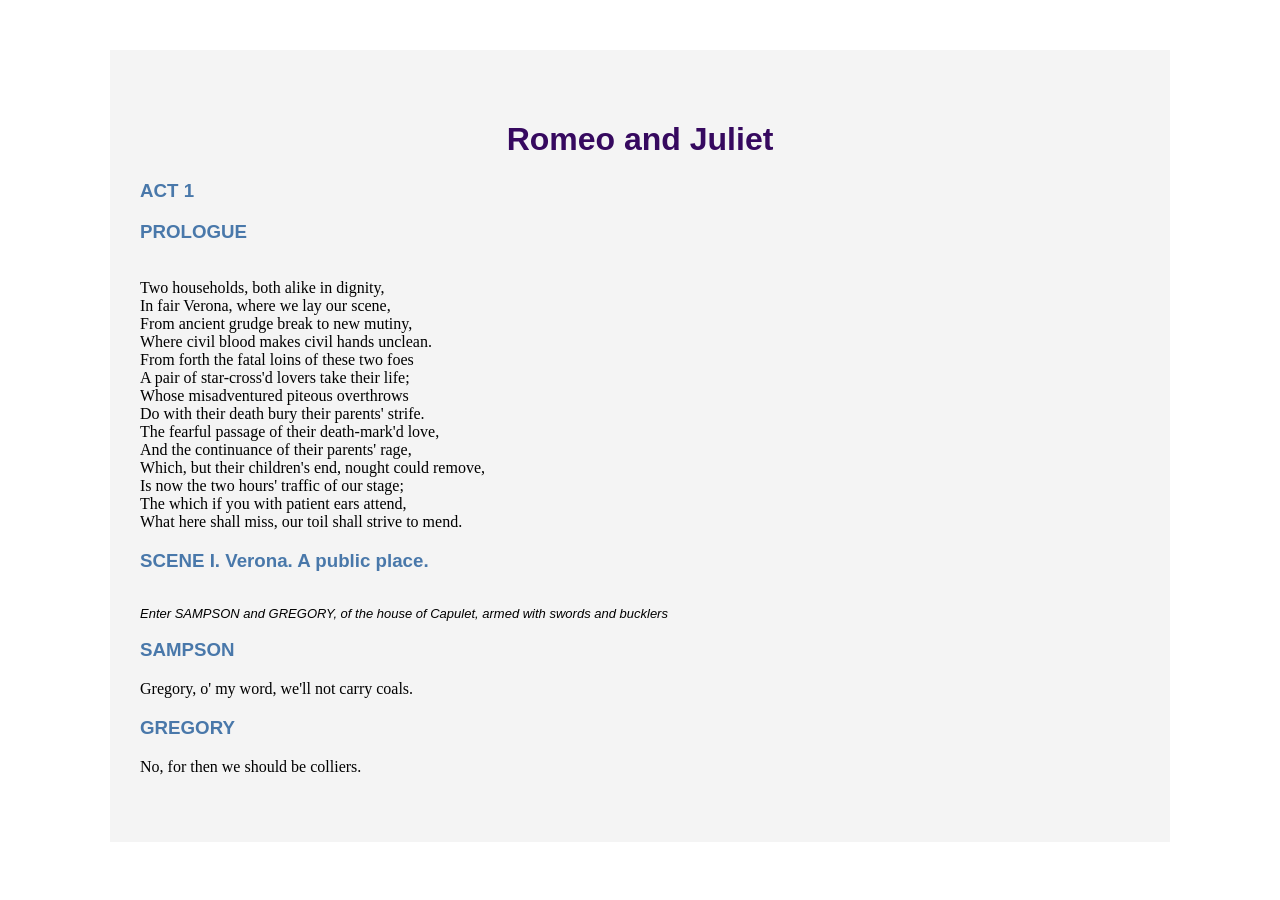
<file: Hm1/index.html>
<!DOCTYPE html>
<html lang="en">
<head>
    <meta charset="UTF-8">
    <meta name="viewport" content="width=device-width, initial-scale=1.0">
    <title>Document</title>

    <link rel="stylesheet" href="style.css">
</head>
<body>
    <div class="container-one">
        <h1 class="head-one">Romeo and Juliet</h2>
        <h3 class="head-two">ACT 1</h2>
        <h3 class="head-three">PROLOGUE</h2>

        <p>
            Two households, both alike in dignity,
            In fair Verona, where we lay our scene,
            From ancient grudge break to new mutiny,
            Where civil blood makes civil hands unclean.
            From forth the fatal loins of these two foes
            A pair of star-cross'd lovers take their life;
            Whose misadventured piteous overthrows
            Do with their death bury their parents' strife.
            The fearful passage of their death-mark'd love,
            And the continuance of their parents' rage,
            Which, but their children's end, nought could remove,
            Is now the two hours' traffic of our stage;
            The which if you with patient ears attend,
            What here shall miss, our toil shall strive to mend.
        </p>

        <h3 class="head-four">SCENE I. Verona. A public place.</h3>

        <p class="small-text">
            Enter SAMPSON and GREGORY, of the house of Capulet, armed with swords and bucklers
        </p>

        <h3 class="head-five">SAMPSON</h3>

        <p>Gregory, o' my word, we'll not carry coals.</p>

        <h3 class="head-six">GREGORY</h3>

        <p>No, for then we should be colliers.</p>

    </div>
</body>
</html>
</file>
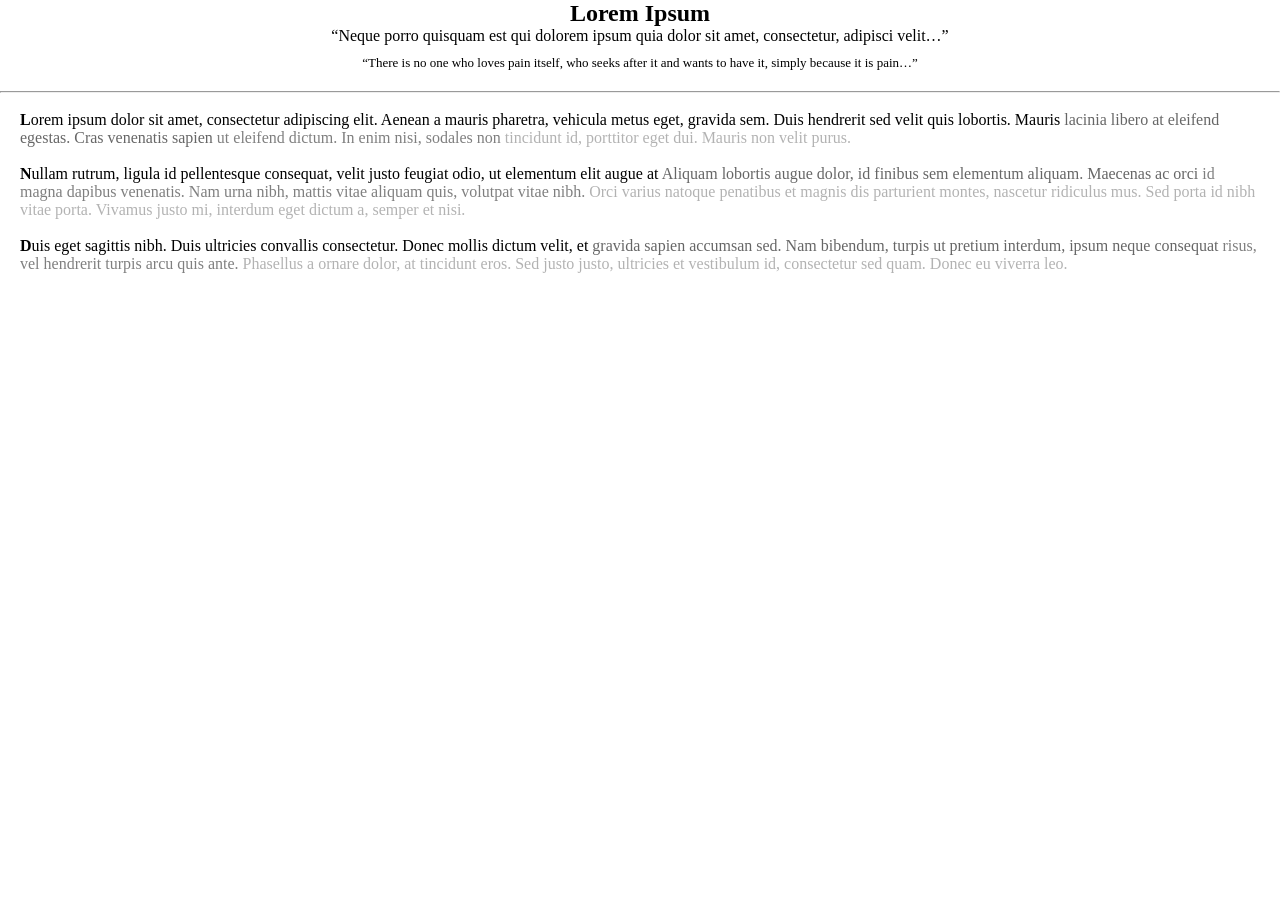
<file: Hm2/index.html>
<!DOCTYPE html>
<html lang="en">
<head>
    <meta charset="UTF-8">
    <meta name="viewport" content="width=device-width, initial-scale=1.0">
    <title>Document</title>

    <link rel="stylesheet" href="style.css">
</head>
<body>
<div class="container-txt-one">
    <h2>Lorem Ipsum</h2>

    <blockquote class="head-one">
        “Neque porro quisquam est qui dolorem ipsum quia dolor sit amet, consectetur, adipisci velit…”
    </blockquote>

    <blockquote class="head-two">
        “There is no one who loves pain itself, who seeks after it and wants to have it, simply because it is pain…”
    </blockquote>

    <hr>

    <!-- <p> -->
        <br>
        <p><b>L</b>orem ipsum dolor sit amet, consectetur adipiscing elit. Aenean a mauris pharetra, vehicula metus eget, gravida sem. Duis hendrerit sed velit quis lobortis. Mauris <span class="opacity-40">lacinia libero at eleifend egestas. Cras venenatis sapien </span> <span class="opacity-50">ut eleifend dictum.  In enim nisi, sodales non</span> <span class="opacity-70">tincidunt id, porttitor eget dui. Mauris non velit purus.</span></p>
        <br>
        <p><b>N</b>ullam rutrum, ligula id pellentesque consequat, velit justo feugiat odio, ut elementum elit augue at <span class="span opacity-40"> Aliquam lobortis augue dolor, id finibus sem elementum aliquam. Maecenas ac orci</span> <span class="opacity-50">id magna dapibus venenatis. Nam urna nibh, mattis vitae aliquam quis, volutpat vitae nibh.</span> <span class="opacity-70"> Orci varius natoque penatibus et magnis dis parturient montes, nascetur ridiculus mus. Sed porta id nibh vitae porta. Vivamus justo mi, interdum eget dictum a, semper et nisi.</span></p>
        <br>
        <p><b>D</b>uis eget sagittis nibh. Duis ultricies convallis consectetur. Donec mollis dictum velit, et <span class="opacity-40">gravida sapien accumsan sed. Nam bibendum, turpis ut pretium interdum, ipsum neque consequat</span> <span class="opacity-50">risus, vel hendrerit turpis arcu quis ante.</span> <span class="opacity-70">Phasellus a ornare dolor, at tincidunt eros. Sed justo justo, ultricies et vestibulum id, consectetur sed quam. Donec eu viverra leo.</span> </p>

</div>
</body>
</html>
</file>
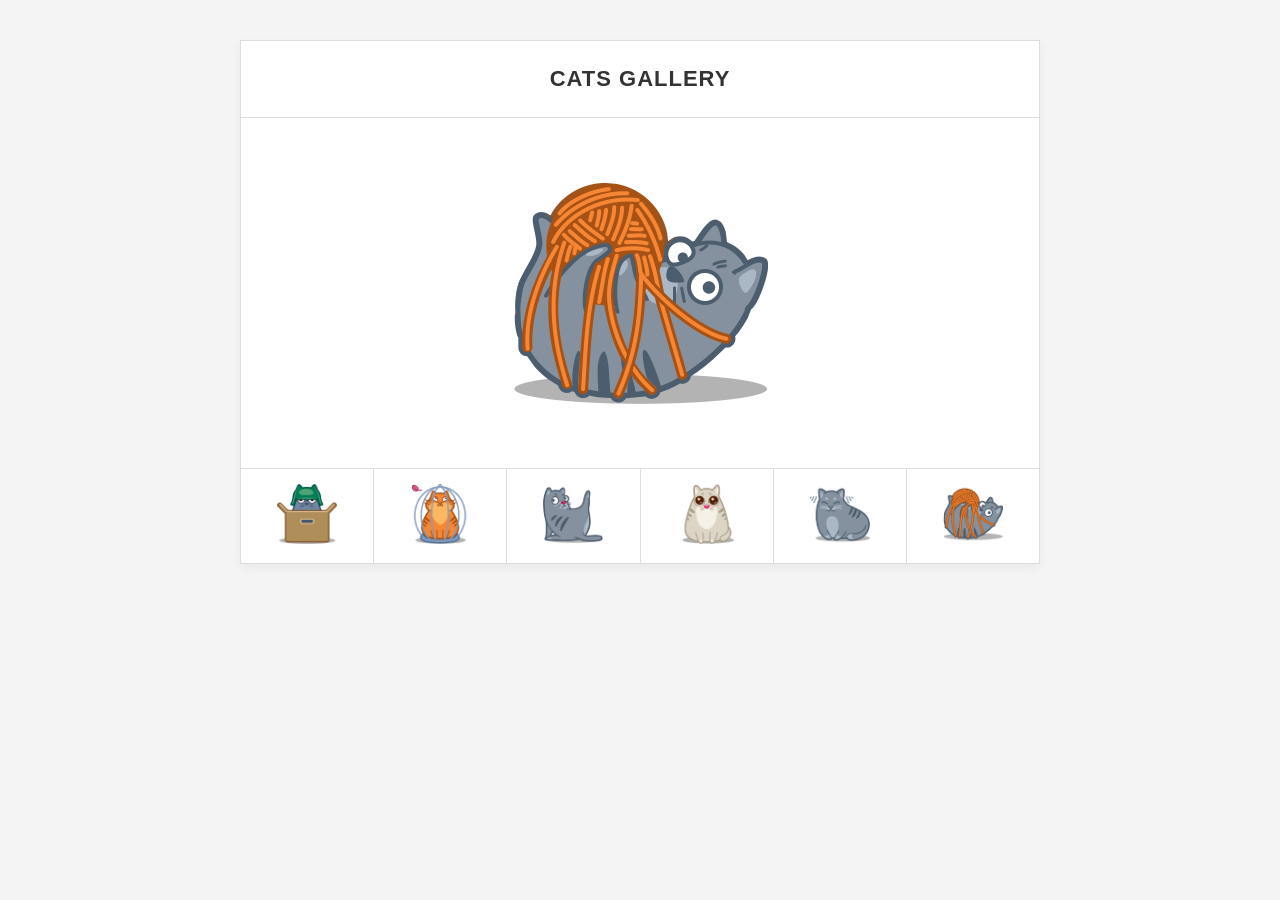
<file: hm3/index.html>
<!DOCTYPE html>
<html lang="en">
<head>
    <meta charset="UTF-8">
    <meta name="viewport" content="width=device-width, initial-scale=1.0">
    <title>Document</title>
    <link rel="stylesheet" href="style.css">
</head>
<body>
    <div class="gallery-container"> 
        <h2>CATS GALLERY</h2>

    <div class="container-main-image">
        <img id="main-cat" src="cat_tied_256.png" alt="cat empty">
    </div>

    <div class="container-small-cat">

        <a href="cat_box_256.png" onclick="changeImage(this.href); return false; "  >
            <div class="cat"><img src="cat_box_64.png" alt="this cat...">
        </div></a>
        
        <a href="cat_cage_256.png" onclick="changeImage(this.href); return false;">
            <div class="cat"><img src="cat_cage_64.png" alt="this cat...">
        </div></a>
    
        <a href="cat_clean_256.png" onclick="changeImage(this.href); return false;">
            <div class="cat"><img src="cat_clean_64.png" alt="this cat...">
        </div></a>

        <a href="cat_eyes_256.png" onclick="changeImage(this.href); return false;">
            <div class="cat"><img src="cat_eyes_64.png" alt="this cat...">
        </div></a>

        <a href="cat_purr_256.png" onclick="changeImage(this.href); return false;">
            <div class="cat"><img src="cat_purr_64.png" alt="this cat...">
            </div></a>

        <a href="cat_tied_256.png" onclick="changeImage(this.href); return false;">
            <div class="cat"><img src="cat_tied_64.png" alt="this cat...">
            </div></a>
    
    

        </div>
    </div>

    <script>
        function changeImage(src){
            document.getElementById("main-cat").src = src
        }
    </script>
</body>
</html>
</file>
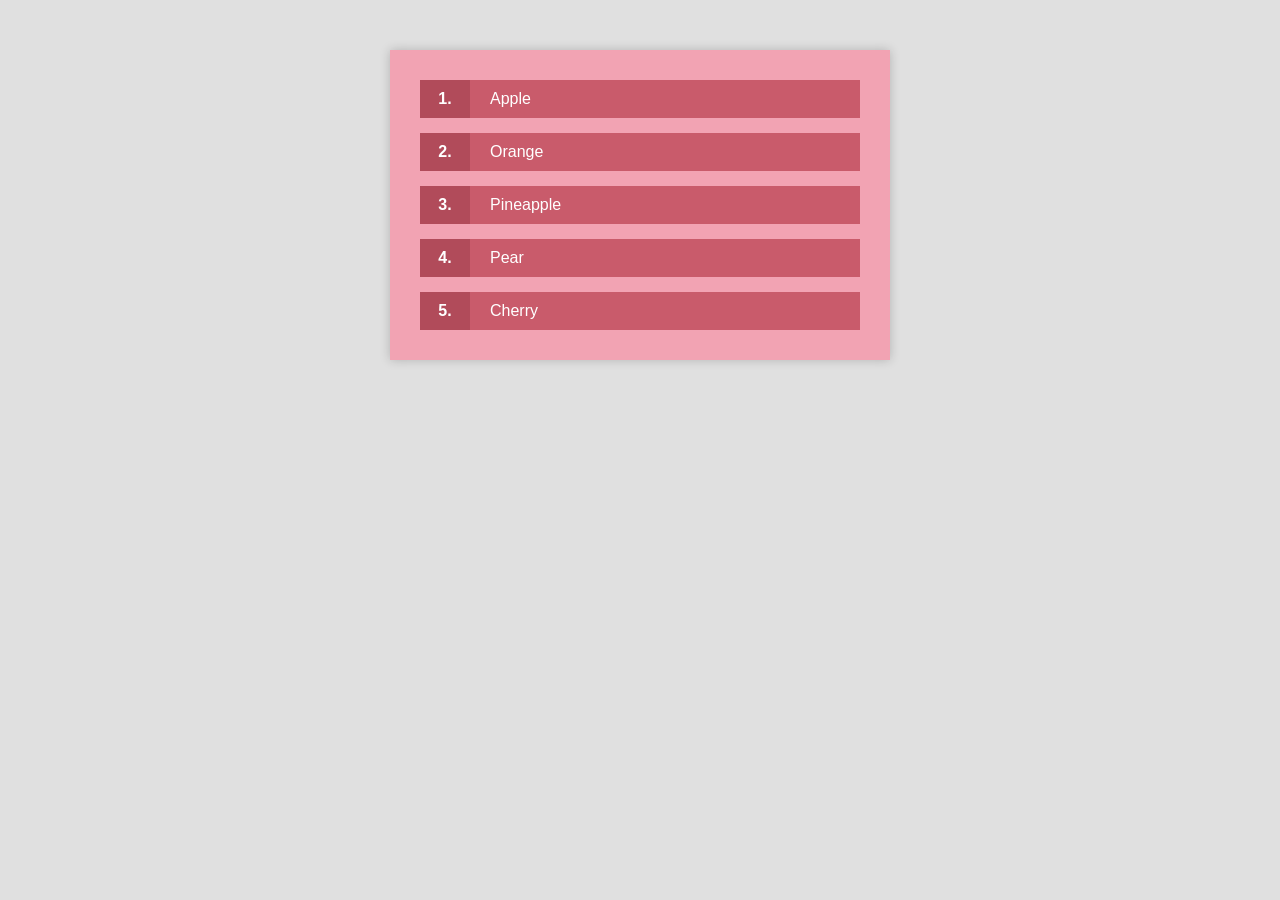
<file: hm4/index.html>
<!DOCTYPE html>
<html lang="en">
<head>
    <meta charset="UTF-8">
    <meta name="viewport" content="width=device-width, initial-scale=1.0">
    <title>Document</title>
    <link rel="stylesheet" href="style.css">
</head>
<body>
    <div class="container-lists">
        <ul class="list">
            <li>
                <span class="num">1.</span>
                <span class="text">Apple</span>
            </li>
            <li>
                <span class="num">2.</span>
                <span class="text">Orange</span>
            </li>
            <li>
                <span class="num">3.</span>
                <span class="text">Pineapple</span>
            </li>
            <li>
                <span class="num">4.</span>
                <span class="text">Pear</span>
            </li>
            <li>
                <span class="num">5.</span>
                <span class="text">Cherry</span>
            </li>
        </ul>
    </div>
</body>
</html>
</file>
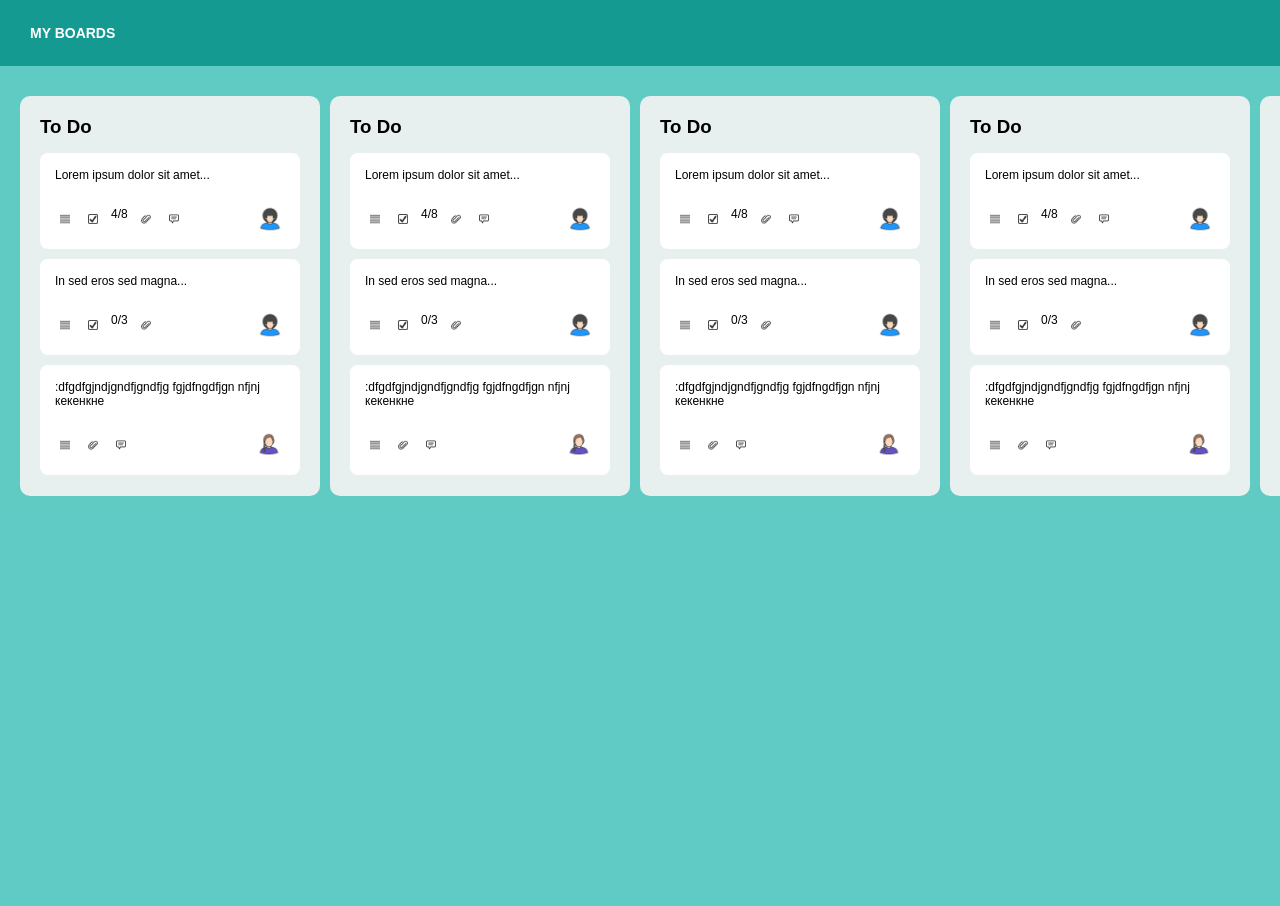
<file: hm5/index.html>
<!DOCTYPE html>
<html lang="en">
<head>
    <meta charset="UTF-8">
    <meta name="viewport" content="width=device-width, initial-scale=1.0">
    <title>Document</title>
    <link rel="stylesheet" href="style.css">
</head>
<body>

<div class="top-bar">MY BOARDS</div>

<div class="container-list">

<!-- блок серый  -->
<div class="todo-list">
      <h3>To Do</h3>
      
  <!-- первая карточка -->
  <li class="card todo-card-one">

     <p>Lorem ipsum dolor sit amet...</p>

     <!-- иконки и аватарки -->
      <div class="icons-cont">

      <img class="card-icon"src="icons_hw_module_8_9/justify_26.png" alt="...">

      <img class="card-icon" src="icons_hw_module_8_9/checkbox_26.png" alt="...">
      <span class="card-txt">4/8</span>
      <img class="card-icon" src="icons_hw_module_8_9/attach_26.png" alt="...">
      <img class="card-icon" src="icons_hw_module_8_9/comments_26.png" alt="...">

      <img class="card-avatar" src="icons_hw_module_8_9/avatar_1.png" alt="...">
      </div>
  </li>
  <!-- вторая карта -->
  <li class="card todo-card-two">

     <p>In sed eros sed magna...</p>

     <!-- иконки а авы -->
      <div class="icons-cont">
     
    <img class="card-icon"src="icons_hw_module_8_9/justify_26.png" alt="...">
    <img class="card-icon" src="icons_hw_module_8_9/checkbox_26.png" alt="...">
    <span class="card-txt">0/3</span>
    <img class="card-icon" src="icons_hw_module_8_9/attach_26.png" alt="...">

     <img class="card-avatar" src="icons_hw_module_8_9/avatar_1.png" alt="...">
     </div>
  </li>

    <li class="card todo-card-three">
        <p>:dfgdfgjndjgndfjgndfjg fgjdfngdfjgn nfjnj кекенкне</p>

        <!-- иконки а авы -->
        <div class="icons-cont">
            <img class="card-icon" src="icons_hw_module_8_9/justify_26.png" alt="...">
            <img class="card-icon" src="icons_hw_module_8_9/attach_26.png" alt="...">
            <img class="card-icon" src="icons_hw_module_8_9/comments_26.png" alt="...">

            <img class="card-avatar" src="icons_hw_module_8_9/avatar_2.png" alt="...">
        </div>
    </li>
</div>

<!-- -------- -->

<div class="todo-list">
      <h3>To Do</h3>
      
  <!-- первая карточка -->
  <li class="card todo-card-one">

     <p>Lorem ipsum dolor sit amet...</p>

     <!-- иконки и аватарки -->
      <div class="icons-cont">

      <img class="card-icon"src="icons_hw_module_8_9/justify_26.png" alt="...">

      <img class="card-icon" src="icons_hw_module_8_9/checkbox_26.png" alt="...">
      <span class="card-txt">4/8</span>
      <img class="card-icon" src="icons_hw_module_8_9/attach_26.png" alt="...">
      <img class="card-icon" src="icons_hw_module_8_9/comments_26.png" alt="...">

      <img class="card-avatar" src="icons_hw_module_8_9/avatar_1.png" alt="...">
      </div>
  </li>
  <!-- вторая карта -->
  <li class="card todo-card-two">

     <p>In sed eros sed magna...</p>

     <!-- иконки а авы -->
      <div class="icons-cont">
     
    <img class="card-icon"src="icons_hw_module_8_9/justify_26.png" alt="...">
    <img class="card-icon" src="icons_hw_module_8_9/checkbox_26.png" alt="...">
    <span class="card-txt">0/3</span>
    <img class="card-icon" src="icons_hw_module_8_9/attach_26.png" alt="...">

     <img class="card-avatar" src="icons_hw_module_8_9/avatar_1.png" alt="...">
     </div>
  </li>

    <li class="card todo-card-three">
        <p>:dfgdfgjndjgndfjgndfjg fgjdfngdfjgn nfjnj кекенкне</p>

        <!-- иконки а авы -->
        <div class="icons-cont">
            <img class="card-icon" src="icons_hw_module_8_9/justify_26.png" alt="...">
            <img class="card-icon" src="icons_hw_module_8_9/attach_26.png" alt="...">
            <img class="card-icon" src="icons_hw_module_8_9/comments_26.png" alt="...">

            <img class="card-avatar" src="icons_hw_module_8_9/avatar_2.png" alt="...">
        </div>
    </li>
</div>

<!-- ------- -->

<div class="todo-list">
      <h3>To Do</h3>
      
  <!-- первая карточка -->
  <li class="card todo-card-one">

     <p>Lorem ipsum dolor sit amet...</p>

     <!-- иконки и аватарки -->
      <div class="icons-cont">

      <img class="card-icon"src="icons_hw_module_8_9/justify_26.png" alt="...">

      <img class="card-icon" src="icons_hw_module_8_9/checkbox_26.png" alt="...">
      <span class="card-txt">4/8</span>
      <img class="card-icon" src="icons_hw_module_8_9/attach_26.png" alt="...">
      <img class="card-icon" src="icons_hw_module_8_9/comments_26.png" alt="...">

      <img class="card-avatar" src="icons_hw_module_8_9/avatar_1.png" alt="...">
      </div>
  </li>
  <!-- вторая карта -->
  <li class="card todo-card-two">

     <p>In sed eros sed magna...</p>

     <!-- иконки а авы -->
      <div class="icons-cont">
     
    <img class="card-icon"src="icons_hw_module_8_9/justify_26.png" alt="...">
    <img class="card-icon" src="icons_hw_module_8_9/checkbox_26.png" alt="...">
    <span class="card-txt">0/3</span>
    <img class="card-icon" src="icons_hw_module_8_9/attach_26.png" alt="...">

     <img class="card-avatar" src="icons_hw_module_8_9/avatar_1.png" alt="...">
     </div>
  </li>

    <li class="card todo-card-three">
        <p>:dfgdfgjndjgndfjgndfjg fgjdfngdfjgn nfjnj кекенкне</p>

        <!-- иконки а авы -->
        <div class="icons-cont">
            <img class="card-icon" src="icons_hw_module_8_9/justify_26.png" alt="...">
            <img class="card-icon" src="icons_hw_module_8_9/attach_26.png" alt="...">
            <img class="card-icon" src="icons_hw_module_8_9/comments_26.png" alt="...">

            <img class="card-avatar" src="icons_hw_module_8_9/avatar_2.png" alt="...">
        </div>
    </li>
</div>
<!-- ------ -->

<div class="todo-list">
      <h3>To Do</h3>
      
  <!-- первая карточка -->
  <li class="card todo-card-one">

     <p>Lorem ipsum dolor sit amet...</p>

     <!-- иконки и аватарки -->
      <div class="icons-cont">

      <img class="card-icon"src="icons_hw_module_8_9/justify_26.png" alt="...">

      <img class="card-icon" src="icons_hw_module_8_9/checkbox_26.png" alt="...">
      <span class="card-txt">4/8</span>
      <img class="card-icon" src="icons_hw_module_8_9/attach_26.png" alt="...">
      <img class="card-icon" src="icons_hw_module_8_9/comments_26.png" alt="...">

      <img class="card-avatar" src="icons_hw_module_8_9/avatar_1.png" alt="...">
      </div>
  </li>
  <!-- вторая карта -->
  <li class="card todo-card-two">

     <p>In sed eros sed magna...</p>

     <!-- иконки а авы -->
      <div class="icons-cont">
     
    <img class="card-icon"src="icons_hw_module_8_9/justify_26.png" alt="...">
    <img class="card-icon" src="icons_hw_module_8_9/checkbox_26.png" alt="...">
    <span class="card-txt">0/3</span>
    <img class="card-icon" src="icons_hw_module_8_9/attach_26.png" alt="...">

     <img class="card-avatar" src="icons_hw_module_8_9/avatar_1.png" alt="...">
     </div>
  </li>

    <li class="card todo-card-three">
        <p>:dfgdfgjndjgndfjgndfjg fgjdfngdfjgn nfjnj кекенкне</p>

        <!-- иконки а авы -->
        <div class="icons-cont">
            <img class="card-icon" src="icons_hw_module_8_9/justify_26.png" alt="...">
            <img class="card-icon" src="icons_hw_module_8_9/attach_26.png" alt="...">
            <img class="card-icon" src="icons_hw_module_8_9/comments_26.png" alt="...">

            <img class="card-avatar" src="icons_hw_module_8_9/avatar_2.png" alt="...">
        </div>
    </li>
</div>


<!-- -------- -->
<div class="todo-list">
      <h3>To Do</h3>
      
  <!-- первая карточка -->
  <li class="card todo-card-one">

     <p>Lorem ipsum dolor sit amet...</p>

     <!-- иконки и аватарки -->
      <div class="icons-cont">

      <img class="card-icon"src="icons_hw_module_8_9/justify_26.png" alt="...">

      <img class="card-icon" src="icons_hw_module_8_9/checkbox_26.png" alt="...">
      <span class="card-txt">4/8</span>
      <img class="card-icon" src="icons_hw_module_8_9/attach_26.png" alt="...">
      <img class="card-icon" src="icons_hw_module_8_9/comments_26.png" alt="...">

      <img class="card-avatar" src="icons_hw_module_8_9/avatar_1.png" alt="...">
      </div>
  </li>
  <!-- вторая карта -->
  <li class="card todo-card-two">

     <p>In sed eros sed magna...</p>

     <!-- иконки а авы -->
      <div class="icons-cont">
     
    <img class="card-icon"src="icons_hw_module_8_9/justify_26.png" alt="...">
    <img class="card-icon" src="icons_hw_module_8_9/checkbox_26.png" alt="...">
    <span class="card-txt">0/3</span>
    <img class="card-icon" src="icons_hw_module_8_9/attach_26.png" alt="...">

     <img class="card-avatar" src="icons_hw_module_8_9/avatar_1.png" alt="...">
     </div>
  </li>

    <li class="card todo-card-three">
        <p>:dfgdfgjndjgndfjgndfjg fgjdfngdfjgn nfjnj кекенкне</p>

        <!-- иконки а авы -->
        <div class="icons-cont">
            <img class="card-icon" src="icons_hw_module_8_9/justify_26.png" alt="...">
            <img class="card-icon" src="icons_hw_module_8_9/attach_26.png" alt="...">
            <img class="card-icon" src="icons_hw_module_8_9/comments_26.png" alt="...">

            <img class="card-avatar" src="icons_hw_module_8_9/avatar_2.png" alt="...">
        </div>
    </li>
</div>
<!-- ------- -->

<div class="todo-list">
      <h3>To Do</h3>
      
  <!-- первая карточка -->
  <li class="card todo-card-one">

     <p>Lorem ipsum dolor sit amet...</p>

     <!-- иконки и аватарки -->
      <div class="icons-cont">

      <img class="card-icon"src="icons_hw_module_8_9/justify_26.png" alt="...">

      <img class="card-icon" src="icons_hw_module_8_9/checkbox_26.png" alt="...">
      <span class="card-txt">4/8</span>
      <img class="card-icon" src="icons_hw_module_8_9/attach_26.png" alt="...">
      <img class="card-icon" src="icons_hw_module_8_9/comments_26.png" alt="...">

      <img class="card-avatar" src="icons_hw_module_8_9/avatar_1.png" alt="...">
      </div>
  </li>
  <!-- вторая карта -->
  <li class="card todo-card-two">

     <p>In sed eros sed magna...</p>

     <!-- иконки а авы -->
      <div class="icons-cont">
     
    <img class="card-icon"src="icons_hw_module_8_9/justify_26.png" alt="...">
    <img class="card-icon" src="icons_hw_module_8_9/checkbox_26.png" alt="...">
    <span class="card-txt">0/3</span>
    <img class="card-icon" src="icons_hw_module_8_9/attach_26.png" alt="...">

     <img class="card-avatar" src="icons_hw_module_8_9/avatar_1.png" alt="...">
     </div>
  </li>

    <li class="card todo-card-three">
        <p>:dfgdfgjndjgndfjgndfjg fgjdfngdfjgn nfjnj кекенкне</p>

        <!-- иконки а авы -->
        <div class="icons-cont">
            <img class="card-icon" src="icons_hw_module_8_9/justify_26.png" alt="...">
            <img class="card-icon" src="icons_hw_module_8_9/attach_26.png" alt="...">
            <img class="card-icon" src="icons_hw_module_8_9/comments_26.png" alt="...">

            <img class="card-avatar" src="icons_hw_module_8_9/avatar_2.png" alt="...">
        </div>
    </li>
</div>

<!-- -------- -->
 <div class="todo-list">
      <h3>To Do</h3>
      
  <!-- первая карточка -->
  <li class="card todo-card-one">

     <p>Lorem ipsum dolor sit amet...</p>

     <!-- иконки и аватарки -->
      <div class="icons-cont">

      <img class="card-icon"src="icons_hw_module_8_9/justify_26.png" alt="...">

      <img class="card-icon" src="icons_hw_module_8_9/checkbox_26.png" alt="...">
      <span class="card-txt">4/8</span>
      <img class="card-icon" src="icons_hw_module_8_9/attach_26.png" alt="...">
      <img class="card-icon" src="icons_hw_module_8_9/comments_26.png" alt="...">

      <img class="card-avatar" src="icons_hw_module_8_9/avatar_1.png" alt="...">
      </div>
  </li>
  <!-- вторая карта -->
  <li class="card todo-card-two">

     <p>In sed eros sed magna...</p>

     <!-- иконки а авы -->
      <div class="icons-cont">
     
    <img class="card-icon"src="icons_hw_module_8_9/justify_26.png" alt="...">
    <img class="card-icon" src="icons_hw_module_8_9/checkbox_26.png" alt="...">
    <span class="card-txt">0/3</span>
    <img class="card-icon" src="icons_hw_module_8_9/attach_26.png" alt="...">

     <img class="card-avatar" src="icons_hw_module_8_9/avatar_1.png" alt="...">
     </div>
  </li>

    <li class="card todo-card-three">
        <p>:dfgdfgjndjgndfjgndfjg fgjdfngdfjgn nfjnj кекенкне</p>

        <!-- иконки а авы -->
        <div class="icons-cont">
            <img class="card-icon" src="icons_hw_module_8_9/justify_26.png" alt="...">
            <img class="card-icon" src="icons_hw_module_8_9/attach_26.png" alt="...">
            <img class="card-icon" src="icons_hw_module_8_9/comments_26.png" alt="...">

            <img class="card-avatar" src="icons_hw_module_8_9/avatar_2.png" alt="...">
        </div>
    </li>
</div>
    </div>
</body>
</html>
</file>
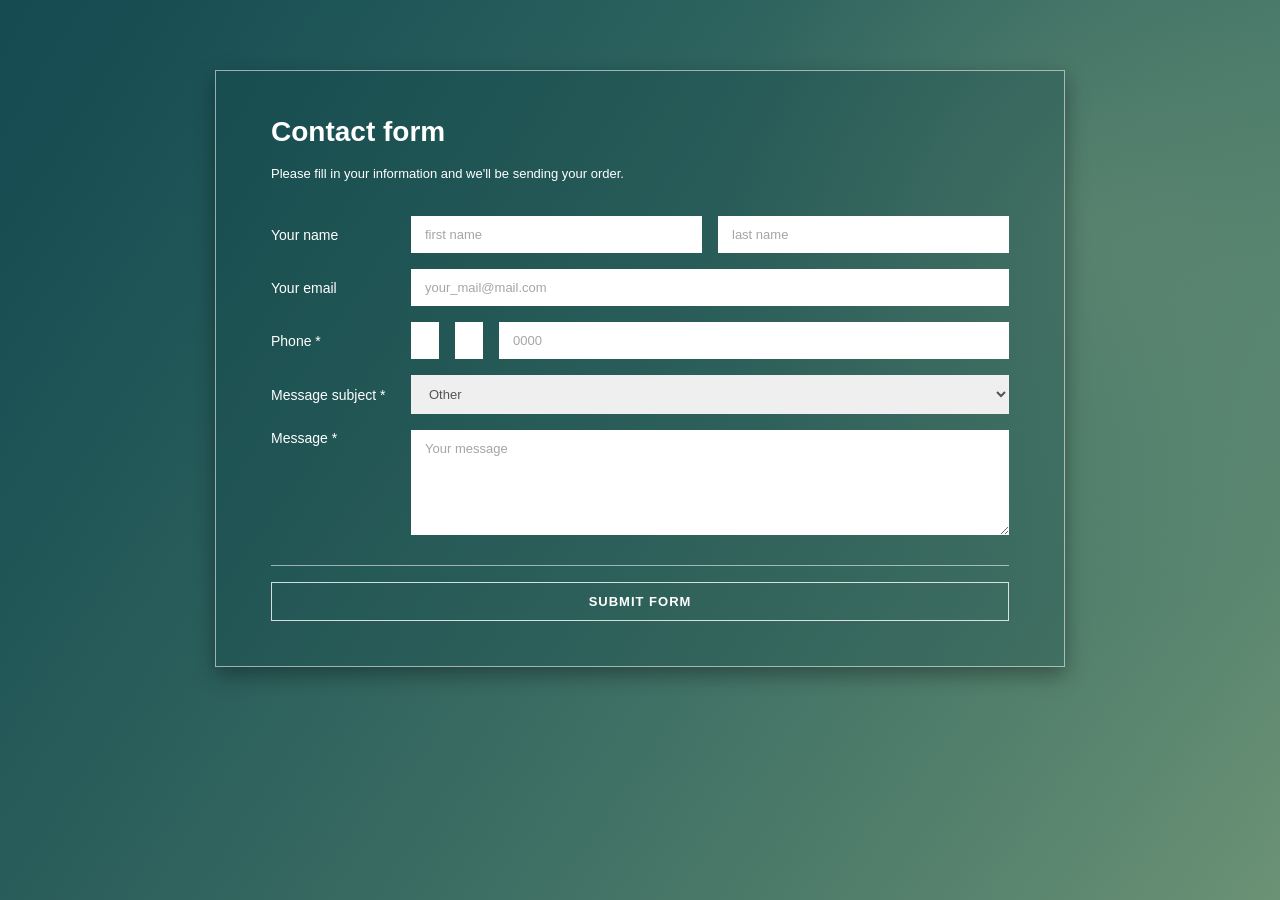
<file: hm7/index.html>
<!DOCTYPE html>
<html lang="en">
<head>
    <meta charset="UTF-8">
    <meta name="viewport" content="width=device-width, initial-scale=1.0">
    <title>Contact form</title>
    <link rel="stylesheet" href="style.css">
</head>
<body>
    <form class="contact-form">
        <h1>Contact form</h1>
        <p class="form-description">Please fill in your information and we'll be sending your order.</p>

        <div class="form-row">
            <label for="first-name">Your name</label>
            <div class="name-fields">
                <input id="first-name" type="text" placeholder="first name">
                <input id="last-name" type="text" placeholder="last name">
            </div>
        </div>

        <div class="form-row">
            <label for="email">Your email</label>
            <input id="email" type="email" placeholder="your_mail@mail.com">
        </div>

        <div class="form-row">
            <label for="phone-one">Phone *</label>
            <div class="phone-fields">
                <input id="phone-one" type="tel" placeholder="000">
                <input id="phone-two" type="tel" placeholder="000">
                <input id="phone-three" type="tel" placeholder="0000">
            </div>
        </div>

        <div class="form-row">
            <label for="subject">Message subject *</label>
            <select id="subject">
                <option>Other</option>
                <option>Question</option>
                <option>Cooperation</option>
                <option>Support</option>
            </select>
        </div>

        <div class="form-row message-row">
            <label for="message">Message *</label>
            <textarea id="message" placeholder="Your message"></textarea>
        </div>

        <div class="submit-row">
            <input type="submit" value="SUBMIT FORM">
        </div>
    </form>
</body>
</html>
</file>
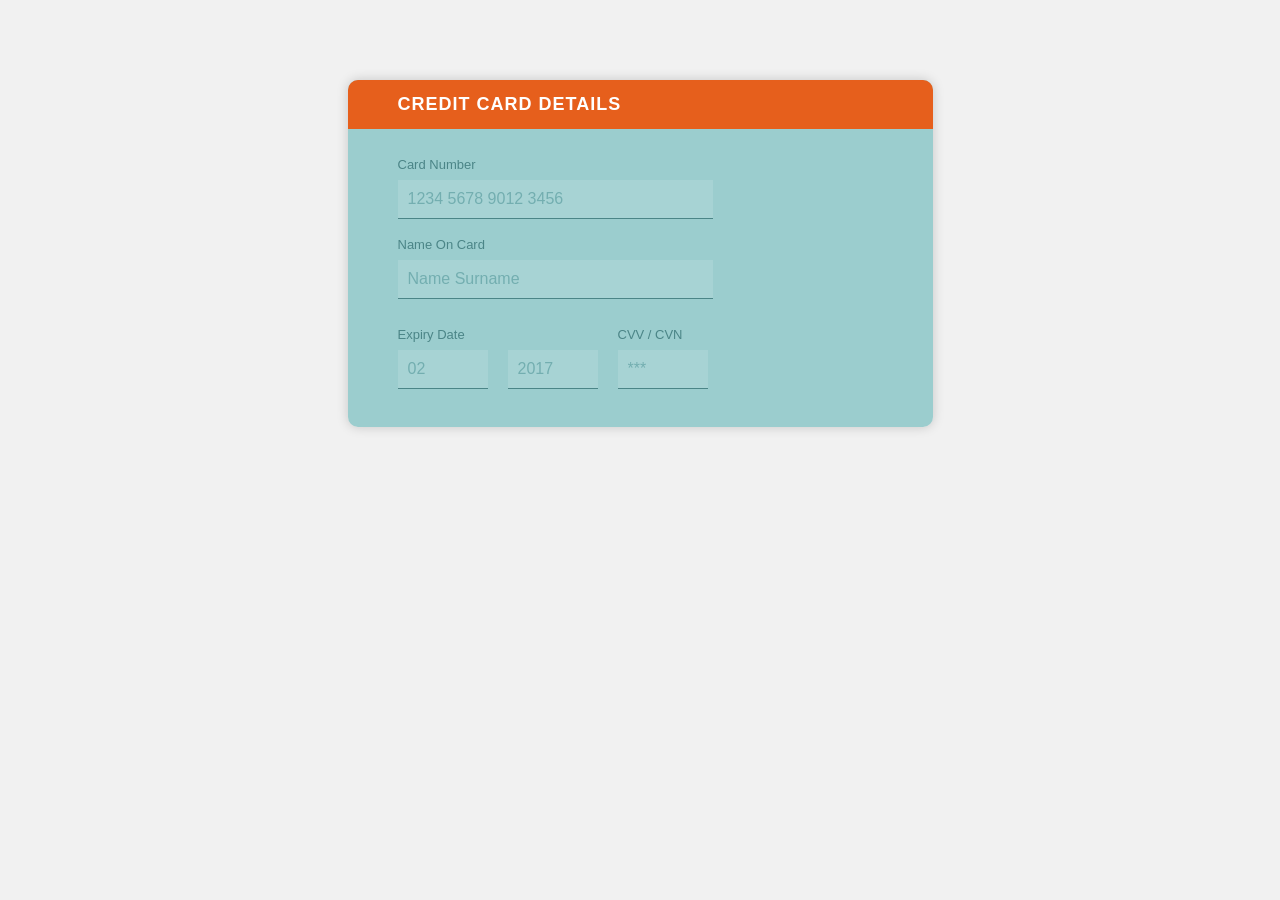
<file: hm8/index.html>
<!DOCTYPE html>
<html lang="en">
<head>
    <meta charset="UTF-8">
    <meta name="viewport" content="width=device-width, initial-scale=1.0">
    <title>Credit card details</title>
    <link rel="stylesheet" href="style.css">
</head>
<body>
    <form class="card-form">
        <h1>CREDIT CARD DETAILS</h1>

        <div class="card-content">
            <label for="card-number">Card Number</label>
            <input id="card-number" type="text" inputmode="numeric" placeholder="1234 5678 9012 3456">

            <label for="card-name">Name On Card</label>
            <input id="card-name" type="text" placeholder="Name Surname">

            <div class="small-fields">
                <div>
                    <label for="expiry-month">Expiry Date</label>
                    <div class="expiry-fields">
                        <input id="expiry-month" type="text" inputmode="numeric" placeholder="02">
                        <input id="expiry-year" type="text" inputmode="numeric" placeholder="2017">
                    </div>
                </div>

                <div>
                    <label for="cvv">CVV / CVN</label>
                    <input id="cvv" type="password" inputmode="numeric" placeholder="***">
                </div>
            </div>
        </div>
    </form>
</body>
</html>
</file>
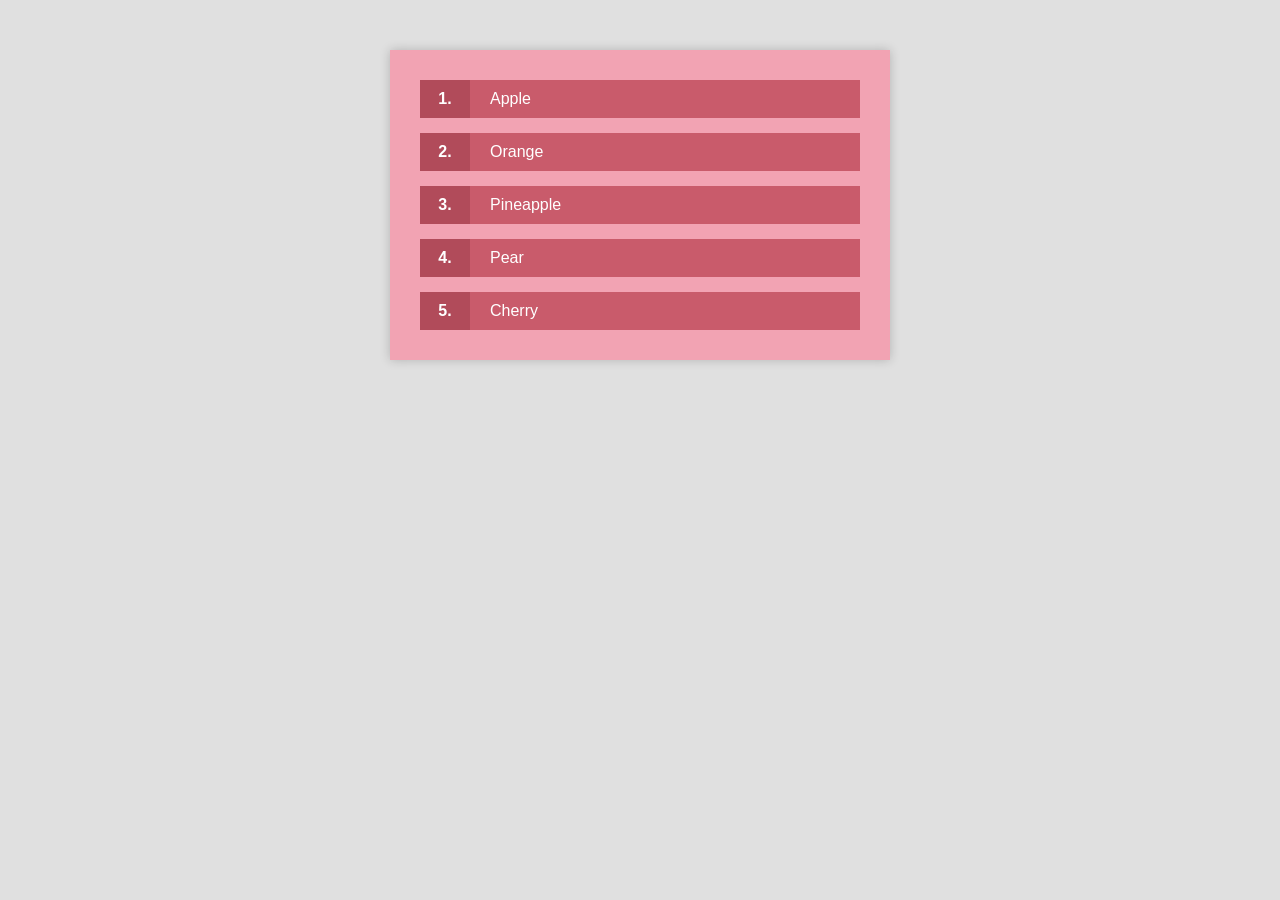
<file: hm9/index.html>
<!DOCTYPE html>
<html lang="en">
<head>
    <meta charset="UTF-8">
    <meta name="viewport" content="width=device-width, initial-scale=1.0">
    <title>Fruit list</title>
    <link rel="stylesheet" href="style.css">
</head>
<body>
    <div class="container-lists">
        <ul class="list">
            <li>
                <span class="num">1.</span>
                <span class="text">Apple</span>
            </li>
            <li>
                <span class="num">2.</span>
                <span class="text">Orange</span>
            </li>
            <li>
                <span class="num">3.</span>
                <span class="text">Pineapple</span>
            </li>
            <li>
                <span class="num">4.</span>
                <span class="text">Pear</span>
            </li>
            <li>
                <span class="num">5.</span>
                <span class="text">Cherry</span>
            </li>
        </ul>
    </div>
</body>
</html>
</file>
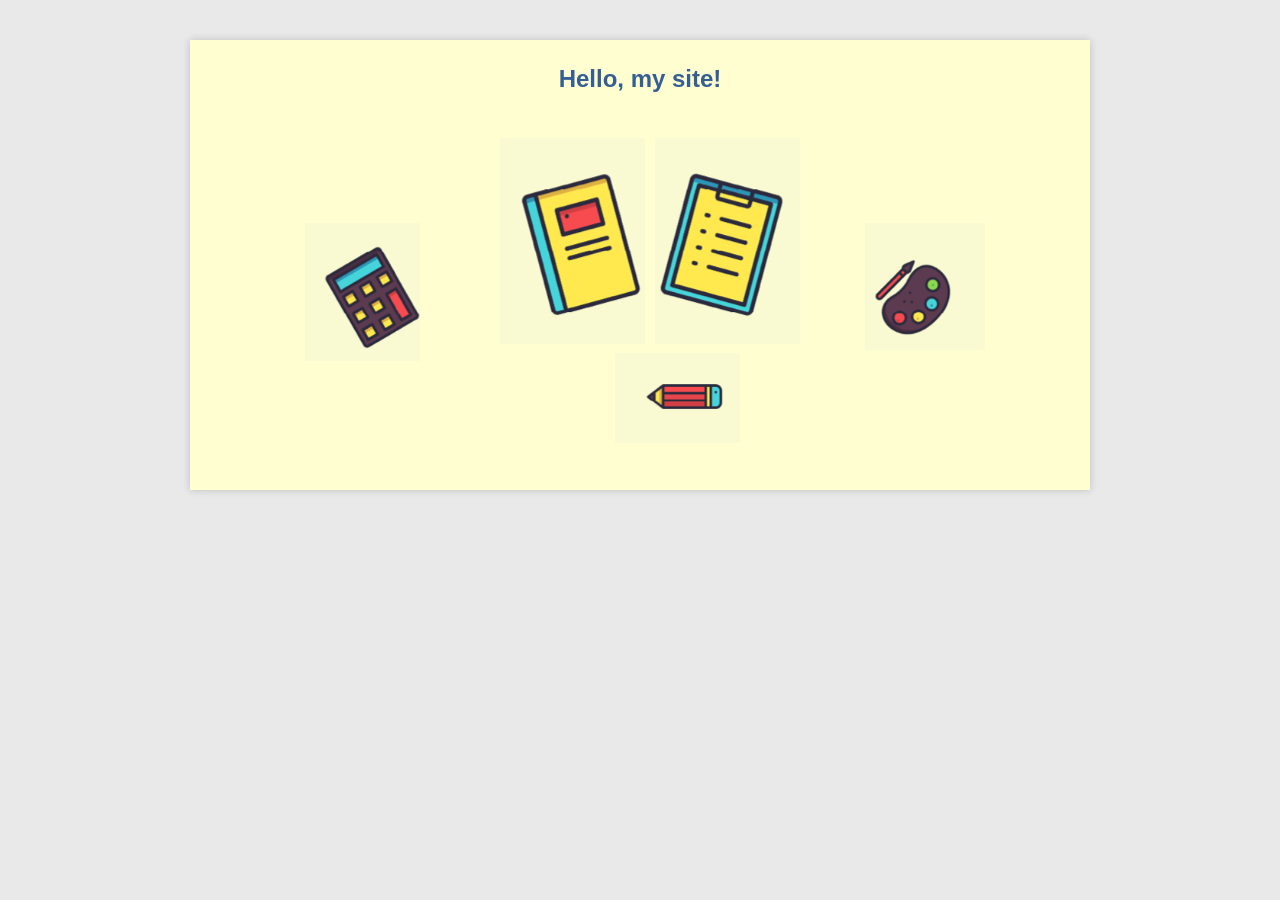
<file: HomeWork6/index.html>
<!DOCTYPE html>
<html lang="en">
<head>
    <meta charset="UTF-8">
    <meta name="viewport" content="width=device-width, initial-scale=1.0">
    <title>Hello, my site!</title>
    <link rel="stylesheet" href="style.css">
</head>
<body>
    <div class="container">
        <section class="homework-block icons-block">
            <h2>Hello, my site!</h2>
            <div class="floating-icons">
                <img class="floating-icon icon-calculator" src="images/calculator.png" alt="Калькулятор">
                <img class="floating-icon icon-document" src="images/document.png" alt="Документ">
                <img class="floating-icon icon-list" src="images/list.png" alt="Список">
                <img class="floating-icon icon-palette" src="images/palette.png" alt="Палитра">
                <img class="floating-icon icon-pencil" src="images/pencil.png" alt="Карандаш">
            </div>
        </section>
    </div>
</body>
</html>
</file>
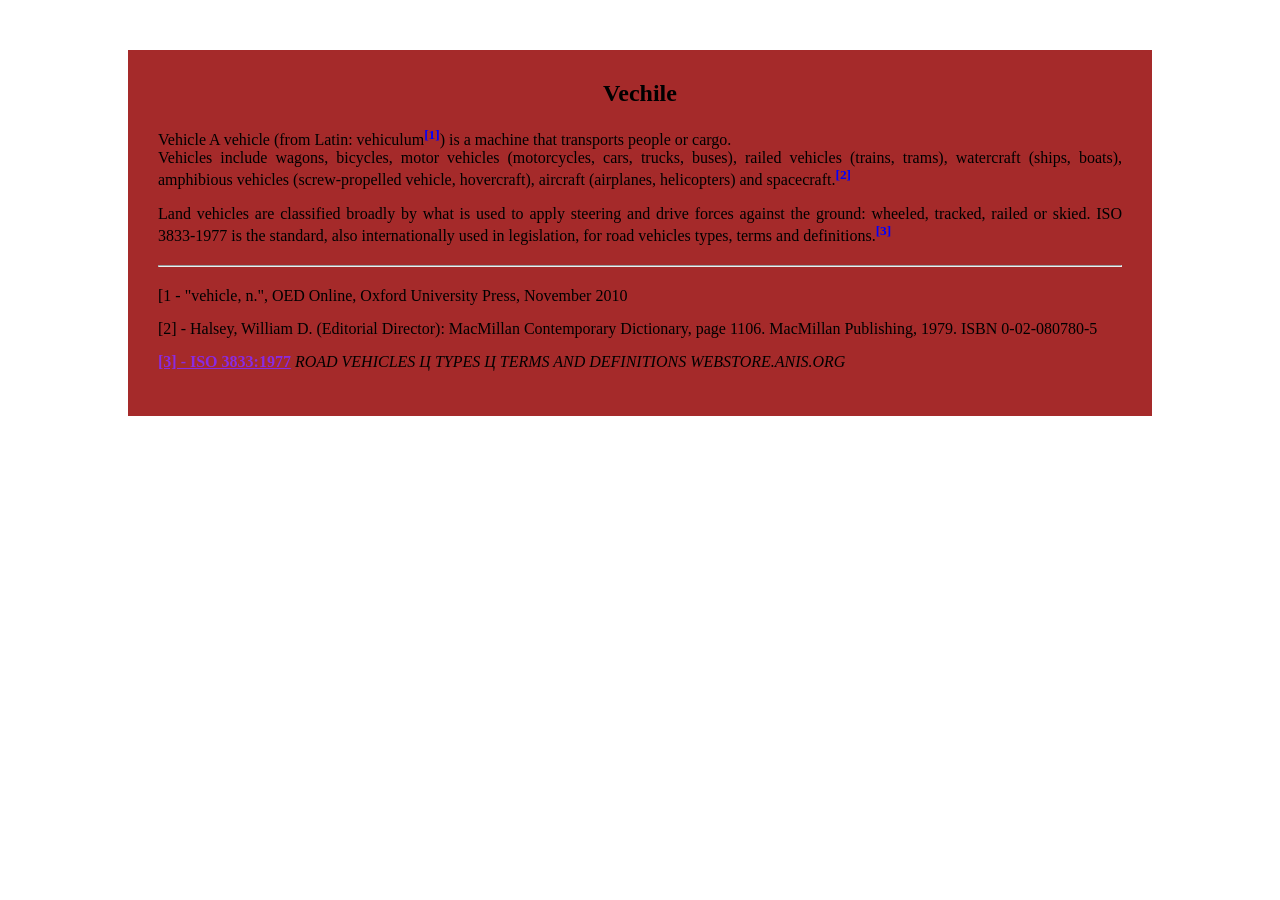
<file: lesson1/index.html>
<!DOCTYPE html>
<html lang="en">
<head>
    <meta charset="UTF-8">
    <meta name="viewport" content="width=device-width, initial-scale=1.0">
    <title>Document</title>

    <link rel="stylesheet" href="style.css">
</head>

<body>
    <div class="container">
        <h2> Vechile</h2>
        <p> Vehicle

A vehicle (from Latin: vehiculum<sup>[1]</sup>) is a machine that transports people or cargo. <br>Vehicles include wagons, bicycles, motor vehicles (motorcycles, cars, trucks, buses), railed vehicles (trains, trams), watercraft (ships, boats), amphibious vehicles (screw-propelled vehicle, hovercraft), aircraft (airplanes, helicopters) and spacecraft.<sup>[2]</sup>

</p>

<p>
    Land vehicles are classified broadly by what is used to apply steering and drive forces against the ground: wheeled, tracked, railed or skied. ISO 3833-1977 is the standard, also internationally used in legislation, for road vehicles types, terms and definitions.<sup>[3]</sup>
</p>

<hr>

<p class="small-text">
    [1 - "vehicle, n.", OED Online, Oxford University Press, November 2010
</p>
<p class="small-text">
    [2] - Halsey, William D. (Editorial Director): MacMillan Contemporary Dictionary, page 1106. MacMillan Publishing, 1979. ISBN 0-02-080780-5
</p>
<p class="italic-txt">
    <span>[3] - ISO 3833:1977</span> Road vehicles Ц Types Ц Terms and definitions Webstore.anis.org
</p >

</div>

    
</body>
</html>
</file>
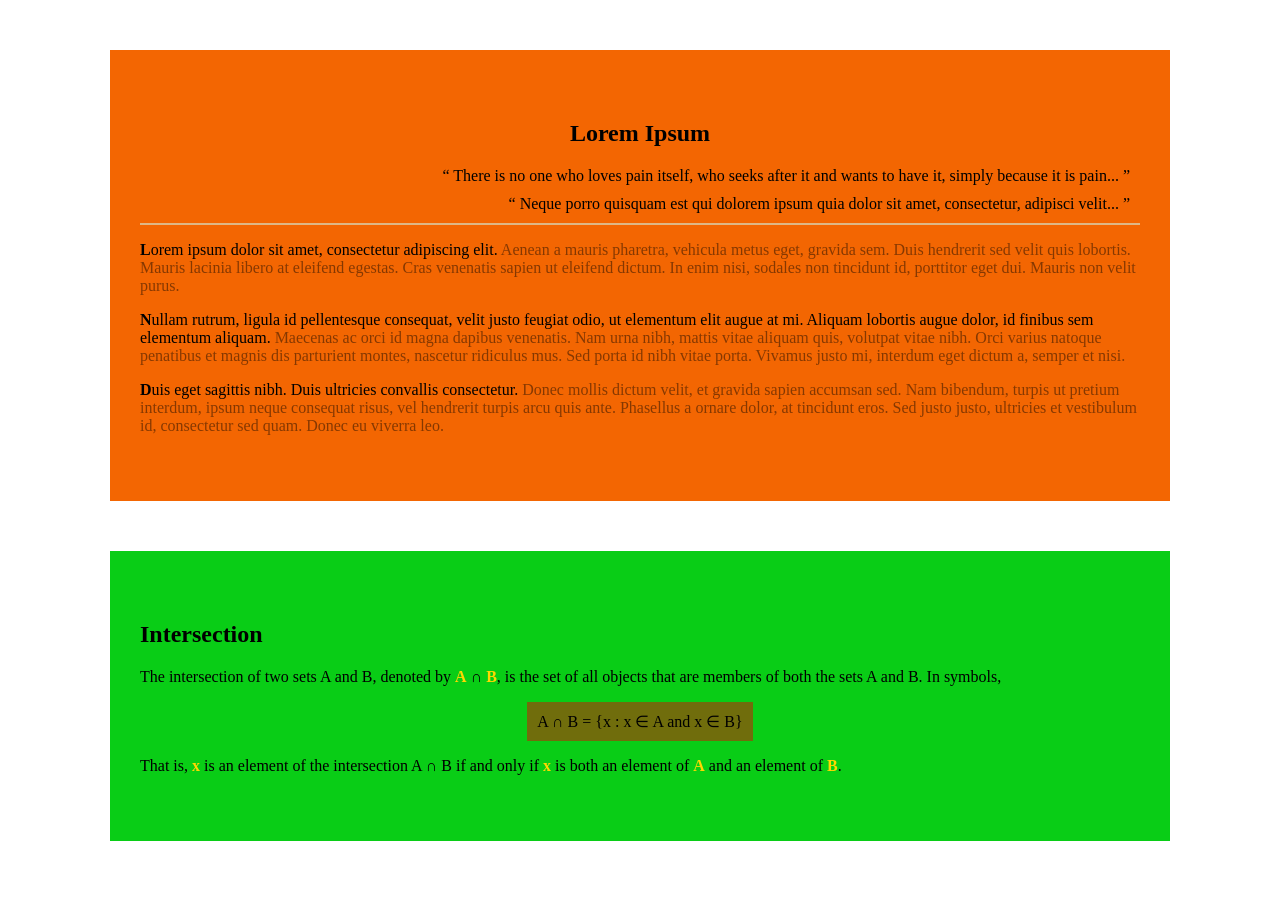
<file: lesson2/index.html>
<!DOCTYPE html>
<html lang="en">
<head>
    <meta charset="UTF-8">
    <meta name="viewport" content="width=device-width, initial-scale=1.0">
    <title>Document</title>

    <link rel="stylesheet" href="style.css">
</head>
<body>
    <div class="container-task-one">
        <h2>Lorem Ipsum</h2>

        <q class="big-txt">
            There is no one who loves pain itself, who seeks after it and wants to have it, simply because it is pain...
        </q>
        
        <q class="small-txt">
            Neque porro quisquam est qui dolorem ipsum quia dolor sit amet, consectetur, adipisci velit...
        </q>

        <div class="line" > </div>

        <p>
            <span class="sp-txt-one"><b>L</b>orem ipsum dolor sit amet, consectetur adipiscing elit. </span>
            
            <span class="sp-txt-two"> Aenean a mauris pharetra, vehicula metus eget, gravida sem.</span>
            
            <span class="sp-txt-three">Duis hendrerit sed velit quis lobortis.  </span> 
                
            <span class="sp-txt-four"> Mauris lacinia libero at eleifend egestas.</span>
            
            <span class="sp-txt-five"> Cras venenatis sapien ut eleifend dictum. </span>
            
            <span class="sp-txt-six">In enim nisi, sodales non tincidunt id, porttitor eget dui.</span> 
            
            <span class="sp-txt-seven">Mauris non velit purus.</span> 
        </p>

        <p>
            <span class="sp-txt-two1"> <b>N</b>ullam rutrum, ligula id pellentesque consequat, velit justo feugiat odio, ut elementum elit augue at mi.</span>

            <span class="sp-txt-txt-two2"> Aliquam lobortis augue dolor, id finibus sem elementum aliquam.</span>

            <span class="sp-txt-two3"> Maecenas ac orci id magna dapibus venenatis.</span>

            <span class="sp-txt-two4"> Nam urna nibh, mattis vitae aliquam quis, volutpat vitae nibh.</span>

            <span class="sp-txt-two5"> Orci varius natoque penatibus et magnis dis parturient montes, nascetur ridiculus mus.</span>

            <span class="sp-txt-two6"> Sed porta id nibh vitae porta.</span>

            <span class="sp-txt-two7"> Vivamus justo mi, interdum eget dictum a, semper et nisi.</span>
        </p>

        <p>
            <span class="sp-txt-three1"> <b>D</b>uis eget sagittis nibh. Duis ultricies convallis consectetur.</span> 
            
            <span class="sp-txt-three2"> Donec mollis dictum velit, et gravida sapien accumsan sed.</span>
            
            <span class="sp-txt-three3"> Nam bibendum, turpis ut pretium interdum, ipsum neque consequat risus, vel hendrerit turpis arcu quis ante. </span>
            
            <span class="sp-txt-three4"> Phasellus a ornare dolor, at tincidunt eros.</span>
            
            <span class="sp-txt-three5"> Sed justo justo, ultricies et vestibulum id, consectetur sed quam.</span>
            
            <span class="sp-txt-three6"> Donec eu viverra leo.</span>
        </p> 

    </div>

    <div class="container-task-two">
        <h2>Intersection</h2>

        <p>
            The intersection of two sets A and B, denoted by <span>A</span> &cap; <span>B</span>, is the set of all objects that are members of both the sets A and B. In symbols,
        </p>

        <div class="formula">
            A &cap; B = {x : x &isin; A and x &isin; B}
        </div>

        <p>
            That is, <span>x</span> is an element of the intersection A &cap; B if and only if <span>x</span> is both an element of <span>A</span> and an element of <span>B</span>.
        </p>

    </div>
</body>
</html>
</file>
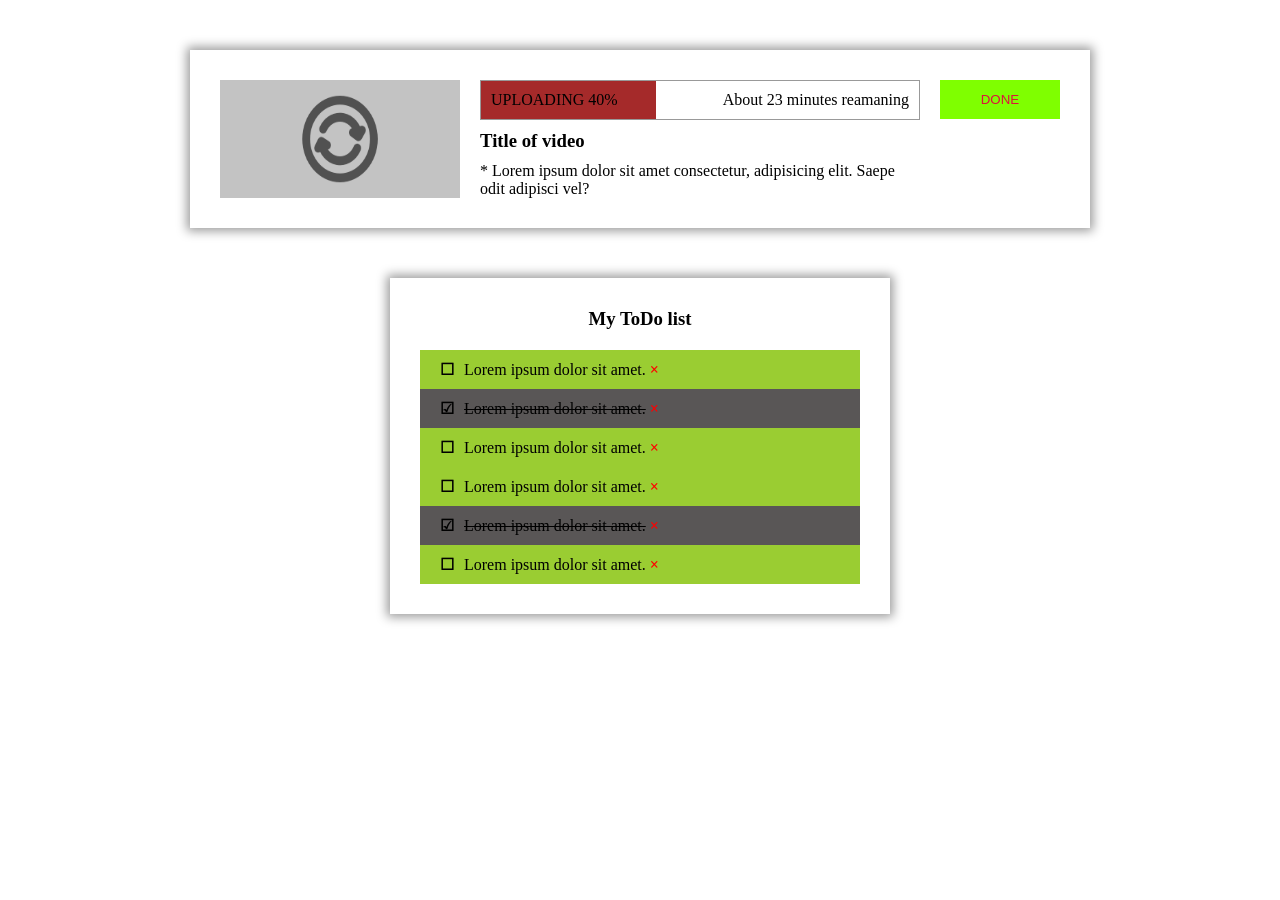
<file: lesson4/index.html>
<!DOCTYPE html>
<html lang="en">

<head>
    <meta charset="UTF-8">
    <meta name="viewport" content="width=device-width, initial-scale=1.0">
    <title>Document</title>

    <link rel="stylesheet" href="style.css">
</head>

<body>
    <div class="container-loading">
        <div class="img-box">
            <img src="image/loading.png" alt="loading...">
        </div>

        <div class="upload-box">
            <div class="upload-bar">
                <!-- Левая половина-->
                <div class="uploading">Uploading 40%</div>

                <!--  Правая чать-->
                <div class="about">About 23 minutes reamaning</div>
            </div>


            <div class="txt-box">
                <h3>Title of video</h3>

                <p>
                    <span>*</span> Lorem ipsum dolor sit amet consectetur, adipisicing elit. Saepe odit adipisci vel?
                </p>
            </div>

        </div>

        <div class="btn">
            <button>Done</button>
        </div>

    </div>

    <div class="container-lists">
        <h3>My ToDo list</h3>

        <ul class="ul-header">
            <li class="not-complete">
                <p>Lorem ipsum dolor sit amet. <span>&times</span></p>
            </li>

            <li class="delete-txt">
                <p><del>Lorem ipsum dolor sit amet.</del> <span>&times</span></p>
            </li>

            <li class="not-complete">
                <p>Lorem ipsum dolor sit amet. <span>&times</span></p>
            </li>

            <li class="not-complete">
                <p>Lorem ipsum dolor sit amet. <span>&times</span></p>
            </li>

            <li class="delete-txt">
                <p><del>Lorem ipsum dolor sit amet.</del> <span>&times</span></p>
            </li>

            <li class="not-complete">
                <p>Lorem ipsum dolor sit amet. <span>&times</span></p>
            </li>
        </ul>
    </div>

</body>

</html>
</file>
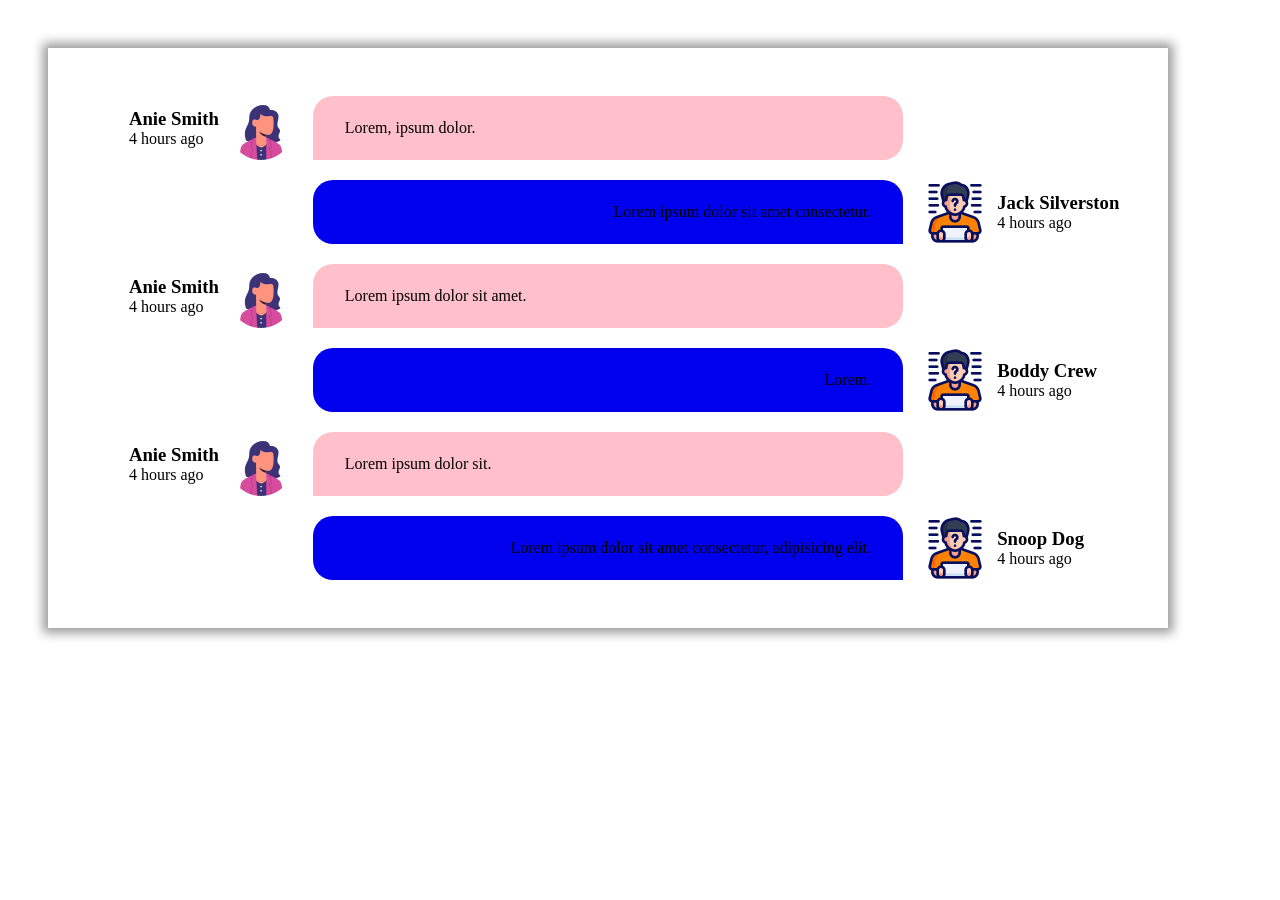
<file: lesson5/index.html>
<!DOCTYPE html>
<html lang="en">
<head>
    <meta charset="UTF-8">
    <meta name="viewport" content="width=device-width, initial-scale=1.0">
    <title>Grid</title>

    <link rel="stylesheet" href="style.css">
</head>
<body>
    <div class="container-task-one">

        <div class="girl">
            <div class="txt-name">
                <h3>Anie Smith</h3>
                <p>4 hours ago</p>
            </div> 
            <img src="avatar-user.png" alt="">
        </div>

        <div class="girl">
            <div class="txt-name">
                <h3>Anie Smith</h3>
                <p>4 hours ago</p>
            </div> 
            <img src="avatar-user.png" alt="">
        </div>

        <div class="girl">
            <div class="txt-name">
                <h3>Anie Smith</h3>
                <p>4 hours ago</p>
            </div> 
            <img src="avatar-user.png" alt="">
        </div>

        <div class="boy">
            <img src="suspect.png" alt="">

            <div class="txt-name">
                <h3>Jack Silverston</h3>
                <p>4 hours ago</p>
            </div> 
        </div>

        <div class="boy">
            <img src="suspect.png" alt="">

            <div class="txt-name">
                <h3>Boddy Crew</h3>
                <p>4 hours ago</p>
            </div> 
        </div>

        <div class="boy">
            <img src="suspect.png" alt="">

            <div class="txt-name">
                <h3>Snoop Dog</h3>
                <p>4 hours ago</p>
            </div> 
        </div>

        <div class="text-box txt-girl">Lorem, ipsum dolor.</div>
        <div class="text-box txt-girl">Lorem ipsum dolor sit amet.</div>
        <div class="text-box txt-girl">Lorem ipsum dolor sit.</div>

        <div class="text-box txt-boy">Lorem ipsum dolor sit amet consectetur.</div>
        <div class="text-box txt-boy">Lorem.</div>
        <div class="text-box txt-boy">Lorem ipsum dolor sit amet consectetur, adipisicing elit.</div>

    </div>

    <div class="container-task-two">

        <div class="class-one"></div>
        <div class="class-two"></div>
        <div class="class-three"></div>
        
    </div>
    
</body>
</html>
</file>
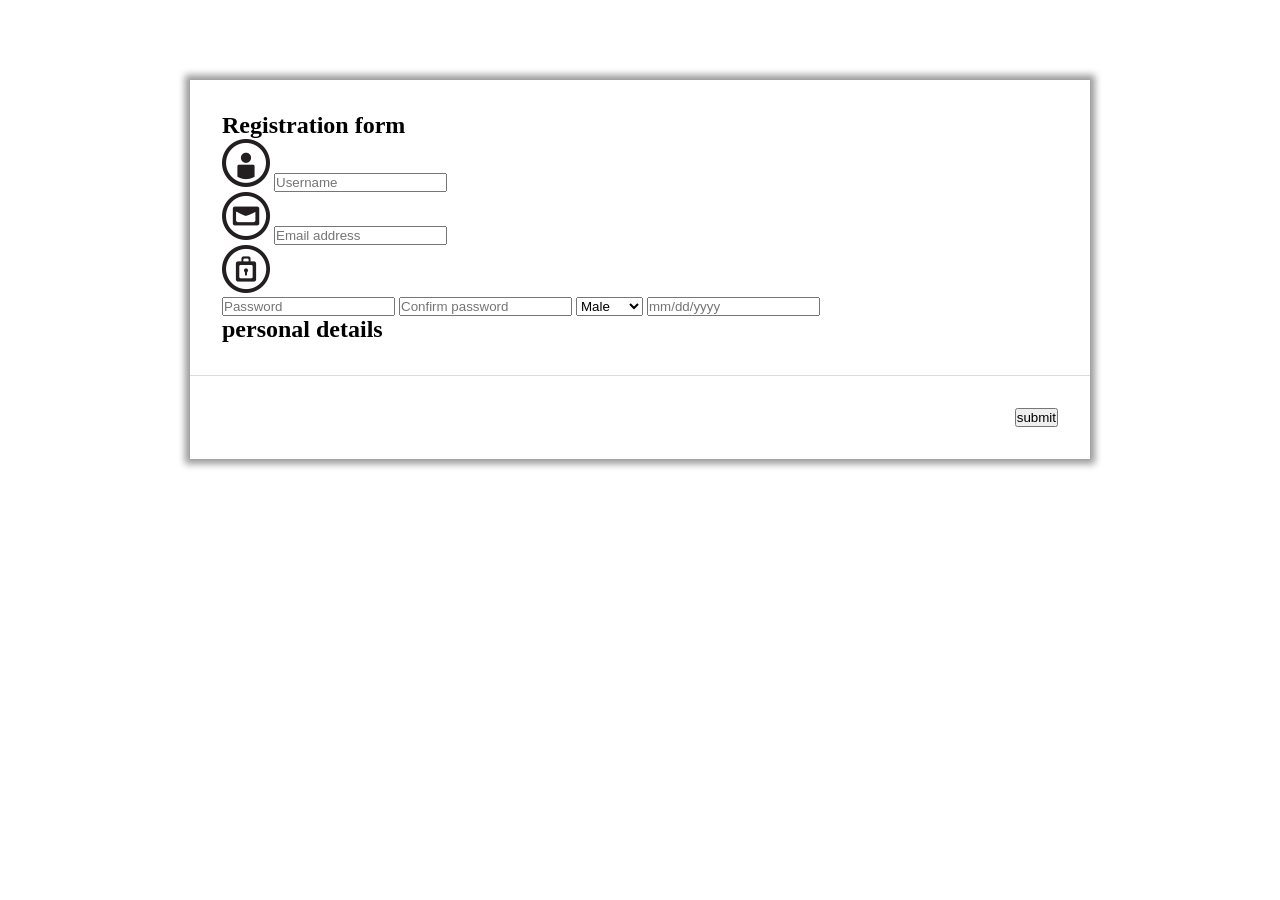
<file: lesson6/index.html>
<!DOCTYPE html>
<html lang="en">
<head>
    <meta charset="UTF-8">
    <meta name="viewport" content="width=device-width, initial-scale=1.0">
    <title>Document</title>

    <link rel="stylesheet" href="style.css">
</head>
<body>
    <form class="container">
        <div class="box-top">
            <div class="registration-form">
                <h2>Registration form</h2>

                <div class="user-name">
                    <img src="username.png" alt="">
                    <input type="text" placeholder="Username">
                </div>

                <div class="email-address">
                    <img src="email.png" alt="">
                    <input type="email" placeholder="Email address">
                </div>

                <div class="psd">
                    <img src="pswd.png" alt="..."> </img>

                    <div class="psd-box">
                        <input type="password" placeholder="Password">
                        <input type="password" placeholder="Confirm password">

                        <select>
                            <option>Male</option>
                            <option>Female</option>
                        </select>


                        <input type="text" placeholder="mm/dd/yyyy"> 
                    </div>
                </div>
                
            </div>

            <div class="personal-details">
                <h2>
                    personal details
                </h2>
            </div>
        </div>



        <div class="box-bottom">
            <input type="submit" value="submit">
        </div>
    </form>
</body>
</html>
</file>
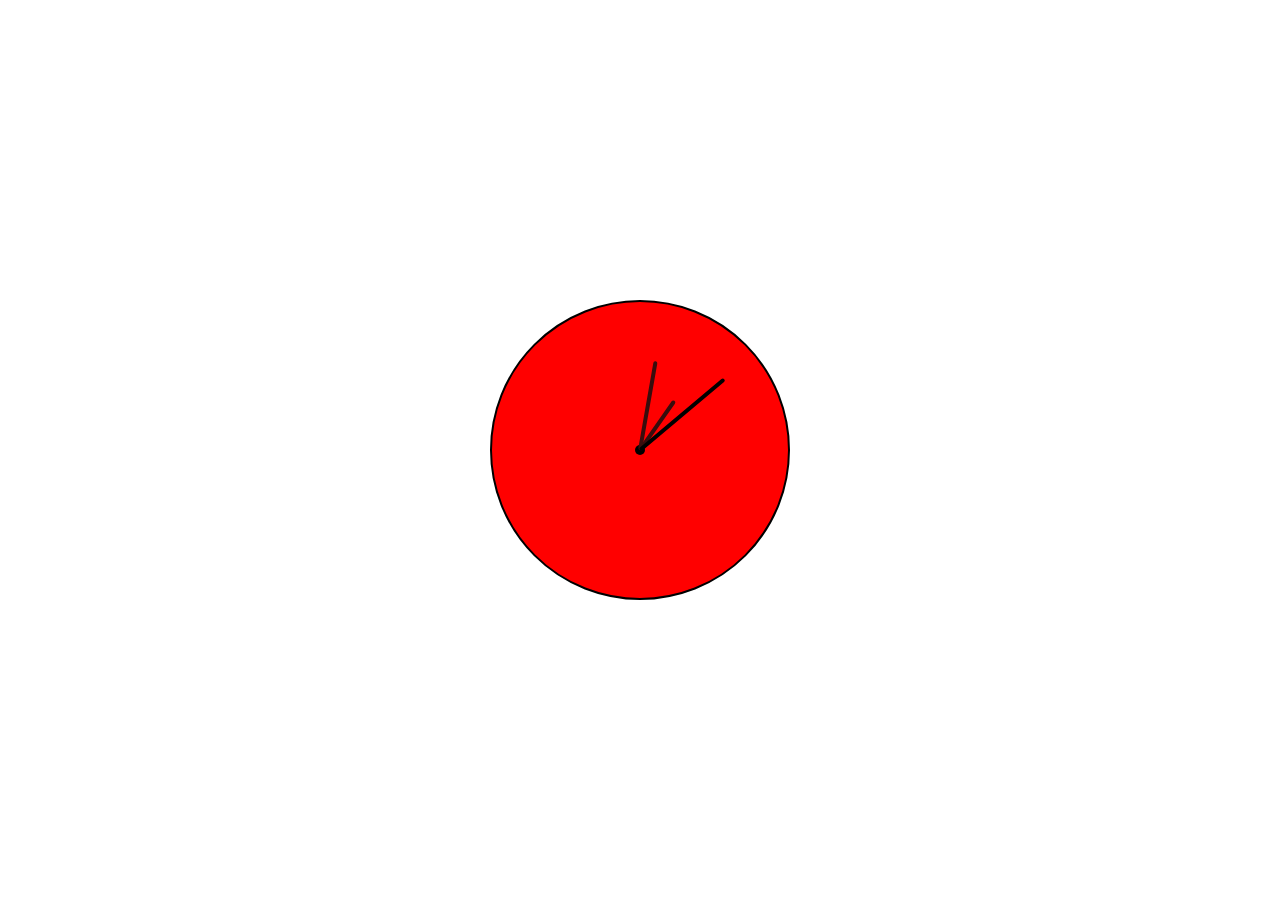
<file: lessons_15-16/index.html>
<!DOCTYPE html>
<html lang="en">
<head>
    <meta charset="UTF-8">
    <meta name="viewport" content="width=device-width, initial-scale=1.0">
    <title>Document</title>

    <link rel="stylesheet" href="style.css">
</head>
<body>
    <!-- <div class="loader-container">
        <div class="loader"></div>
    </div> -->
    
    <!-- <div class="cont-box">

    <div class="card">
        <div class="product">
            <img src="https://www.evgeniystepanov.ru/images-noutbook/remont-noutbuka-lenovo-thinkpad-x200-tablet.jpg" alt="...">
        </div>

        <div class="description">
            <h2>Thinkpad x200t</h2>

            <p>Lenovo ThinkPad X200: компактный бизнес-ноутбук 2008 года: 12.1-дюймовый экран, прочный корпус, отличная клавиатура, долгая автономность. Внутри Intel Core 2 Duo, до 8 ГБ ОЗУ, SSD. Ценится за ремонтопригодность и надёжность.</p>

            <a href="https://lk.hack-rnd.ru/auth/login?returnUrl=%2Fsettings%2Faccount">buy</a>
            </div>
        </div>

            <div class="card">
        <div class="product">
            <img src="https://www.evgeniystepanov.ru/images-noutbook/remont-noutbuka-lenovo-thinkpad-x200-tablet.jpg" alt="...">
        </div>

        <div class="description">
            <h2>Thinkpad x200t</h2>

            <p>Lenovo ThinkPad X200: компактный бизнес-ноутбук 2008 года: 12.1-дюймовый экран, прочный корпус, отличная клавиатура, долгая автономность. Внутри Intel Core 2 Duo, до 8 ГБ ОЗУ, SSD. Ценится за ремонтопригодность и надёжность.</p>

            <a href="https://lk.hack-rnd.ru/auth/login?returnUrl=%2Fsettings%2Faccount">buy</a>
            </div>
        </div>

            <div class="card">
        <div class="product">
            <img src="https://www.evgeniystepanov.ru/images-noutbook/remont-noutbuka-lenovo-thinkpad-x200-tablet.jpg" alt="...">
        </div>

        <div class="description">
            <h2>Thinkpad x200t</h2>

            <p>Lenovo ThinkPad X200: компактный бизнес-ноутбук 2008 года: 12.1-дюймовый экран, прочный корпус, отличная клавиатура, долгая автономность. Внутри Intel Core 2 Duo, до 8 ГБ ОЗУ, SSD. Ценится за ремонтопригодность и надёжность.</p>

            <a href="https://lk.hack-rnd.ru/auth/login?returnUrl=%2Fsettings%2Faccount">buy</a>
            </div>
        </div>

            <div class="card">
        <div class="product">
            <img src="https://www.evgeniystepanov.ru/images-noutbook/remont-noutbuka-lenovo-thinkpad-x200-tablet.jpg" alt="...">
        </div>

        <div class="description">
            <h2>Thinkpad x200t</h2>

            <p>Lenovo ThinkPad X200: компактный бизнес-ноутбук 2008 года: 12.1-дюймовый экран, прочный корпус, отличная клавиатура, долгая автономность. Внутри Intel Core 2 Duo, до 8 ГБ ОЗУ, SSD. Ценится за ремонтопригодность и надёжность.</p>

            <a href="https://lk.hack-rnd.ru/auth/login?returnUrl=%2Fsettings%2Faccount">buy</a>
            </div>
        </div>

            <div class="card">
        <div class="product">
            <img src="https://www.evgeniystepanov.ru/images-noutbook/remont-noutbuka-lenovo-thinkpad-x200-tablet.jpg" alt="...">
        </div>

        <div class="description">
            <h2>Thinkpad x200t</h2>

            <p>Lenovo ThinkPad X200: компактный бизнес-ноутбук 2008 года: 12.1-дюймовый экран, прочный корпус, отличная клавиатура, долгая автономность. Внутри Intel Core 2 Duo, до 8 ГБ ОЗУ, SSD. Ценится за ремонтопригодность и надёжность.</p>

            <a href="https://lk.hack-rnd.ru/auth/login?returnUrl=%2Fsettings%2Faccount">buy</a>
            </div>
        </div>
   
            <div class="card">
        <div class="product">
            <img src="https://www.evgeniystepanov.ru/images-noutbook/remont-noutbuka-lenovo-thinkpad-x200-tablet.jpg" alt="...">
        </div>

        <div class="description">
            <h2>Thinkpad x200t</h2>

            <p>Lenovo ThinkPad X200: компактный бизнес-ноутбук 2008 года: 12.1-дюймовый экран, прочный корпус, отличная клавиатура, долгая автономность. Внутри Intel Core 2 Duo, до 8 ГБ ОЗУ, SSD. Ценится за ремонтопригодность и надёжность.</p>

            <a href="https://lk.hack-rnd.ru/auth/login?returnUrl=%2Fsettings%2Faccount">buy</a>
            </div>
        </div>
    </div> -->


        <!-- <div class="cont">
            <div class="door left-door"></div>
            <div class="door right-door"></div>
            <div class="text-hello">HELLO</div>
        </div>
    </div>  -->

    <div class="container-clock">
        <div class="container">
            <div class="center"></div>

            <div class="hand hour-hand"></div>
            <div class="hand minute-hand"></div>
            <div class="hand second-hand"></div>
        </div>
    </div>
</body>
</html>
</file>
<file: Hm1/style.css>
.container-one {
    background-color:#f4f4f4; 
    width: 1000px;
    margin: 50px auto;
    padding: 50px 30px;
}



.container-one .head-one{
    text-align: center;
    font-family: sans-serif;
    color: rgb(54, 9, 95);
}

.container-one .head-two{
    text-align: left;
    color: rgb(73, 120, 170);
    font-family: sans-serif;
}

.container-one .head-three{
        color: rgb(73, 120, 170);
    font-family: sans-serif;
}

.container-one p{
    white-space: pre-line;
    margin-left: 0;
    padding: 0;
}

.container-one .head-four{
    color: rgb(73, 120, 170);
    font-family: sans-serif;
}

.container-one .small-text{
    font-family: sans-serif;
    font-style: italic;
    font-size: small;
}

.container-one .head-five{
    color: rgb(73, 120, 170);
    font-family: sans-serif;
}

.container-one .head-six {
    color: rgb(73, 120, 170);
    font-family: sans-serif; 
}
</file>
<file: Hm2/style.css>
* {
    padding: 0%;
    margin: 0%;
    box-sizing: border-box;
}

.container-txt-one {
    margin: 0 auto;   /* центрирует блок на странице */
    /* box-shadow: 0 0 10px 3px rgba(0,0,0,0.4); */
}

.container-txt-one h2 {
    font-family: cursive;
    text-align: center;
}

.container-txt-one p{
    font-family: cursive;
    padding: 0 20px;
}

.container-txt-one .head-one{
    text-align: center;
    font-family: cursive;
    margin-bottom: 10px;
}

.container-txt-one .head-two {
    text-align: center;
    font-size: small;
    margin-bottom: 20px;
}

.opacity-40 { color: rgba(0, 0, 0, 0.6); }
.opacity-50 { color: rgba(0, 0, 0, 0.5); }
.opacity-70 { color: rgba(0, 0, 0, 0.3); }
</file>
<file: hm3/style.css>
* {
    padding: 0;
    margin: 0;
    box-sizing: border-box;
}

body {
    background-color: #f4f4f4;
    font-family: Arial, sans-serif;
    padding: 40px 20px;
}

.gallery-container {
    max-width: 800px;
    margin: 0 auto;
    background-color: #ffffff;
    border: 1px solid #ddd;
    box-shadow: 0 4px 10px rgba(0, 0, 0, 0.05);
}

.gallery-container h2 {
    text-align: center;
    padding: 25px 20px;
    font-size: 22px;
    font-weight: bold;
    letter-spacing: 1px;
    color: #333;
    border-bottom: 1px solid #ddd;
}

.container-main-image {
    padding: 40px 20px;
    display: flex;
    justify-content: center;
    align-items: center;
    min-height: 350px;
}

.container-main-image img {
    max-width: 100%;
    max-height: 300px;
}

.container-small-cat {
    display: flex;
    border-top: 1px solid #ddd;
    background-color: #fff;
}

.container-small-cat a {
    flex: 1;
    display: flex;
    justify-content: center;
    align-items: center;
    padding: 15px 10px;
    border-right: 1px solid #ddd;
    transition: background-color 0.2s ease;
    text-decoration: none;
}

.container-small-cat a:last-child {
    border-right: none;
}

.container-small-cat a:hover {
    background-color: #f9f9f9;
}

.container-small-cat img {
    width: 60px;
    height: 60px;
    object-fit: contain;
    transition: transform 0.2s ease;
}

.container-small-cat a:hover img {
    transform: scale(1.1);
}
</file>
<file: hm4/style.css>
* {
    padding: 0;
    margin: 0;
    box-sizing: border-box;
}

body {
    background-color: #e0e0e0; 
    font-family: Arial, sans-serif;
}

.container-lists {
    width: 500px;
    margin: 50px auto;       
    padding: 30px;         
    background-color: #f2a3b3; 
    box-shadow: 0 0 10px rgba(0,0,0,0.2);
}

.list {
    list-style: none;
}

.list li {
    display: flex;            
    margin-bottom: 15px;      
}

.list li:last-child {
    margin-bottom: 0;         
}

.num {
    width: 50px;        
    background-color: #b14b5a;
    color: #fff;           
    font-weight: bold;
    display: flex;
    justify-content: center; 
    align-items: center;    
    padding: 10px 0;
}

.text {
    flex: 1;     
    background-color: #c95b6b; 
    color: #fff;
    padding: 10px 20px;
    display: flex;
    align-items: center;   
}
</file>
<file: hm5/style.css>
*{
    margin: 0;
    padding:0 ;
    box-sizing: border-box;
}

.container-list{
    
    width: 100%;
    /* height: 100vh; */
    background-color: rgba(37, 184, 174, 0.734);
    display: flex;
    flex-direction: row;
    align-items: flex-start;
    margin: 0;
    gap: 10px;
    padding: 10px 20px;
    box-sizing: border-box;
    height: calc(100vh - 60px);
    
    overflow-x: auto;
    overflow-y: auto;
}

.top-bar {
    background-color: #159a91;
    color: white;     
    padding: 25px 30px;
    font-weight: bold;
    font-family: sans-serif;
    font-size: 14px;
    position: sticky;
    top: 0;
    
}

.container-list .card{
    border-radius: 8px;
    padding: 15px;
    background-color: #fff;
    font-family: sans-serif;
    font-size: 12px;
    margin-bottom: 10px;
}

.container-list .todo-list{
    width: 300px;
    height: 400px;
    background-color: rgb(232, 240, 239);
    margin: 20px auto;
    padding: 20px;
    border-radius: 10px;
    flex-shrink: 0; 
}

.todo-list h3 {
    font-family: sans-serif;
    margin-bottom: 15px;
}

.container-list li {
    list-style-type: none;
    margin: 0;
    padding: 0;
}

.container-list .card-icon{
    width: 20px;
    height: 20px;
    margin-top: 10px;
    padding: 5px;
    display: inline-block;
}

.container-list .card-avatar{
    width: 30px;
    height: 30px;
    margin-top: 10px;
    display: flex;
    margin-left: auto;
}

.container-list .icons-cont{
    display: flex;
    gap: 8px;
    align-items: center;
    margin-top: 12px;
}
</file>
<file: hm7/style.css>
* {
    margin: 0;
    padding: 0;
    box-sizing: border-box;
}

body {
    min-height: 100vh;
    padding: 70px 20px;
    background-color: #356f73;
    background-image:
        linear-gradient(120deg, rgba(20, 74, 80, 0.92), rgba(67, 139, 119, 0.72)),
        radial-gradient(circle at 85% 25%, #e2bb85 0, transparent 30%),
        linear-gradient(135deg, #174c57, #d3a46f);
    color: white;
    font-family: Arial, sans-serif;
}

.contact-form {
    width: 850px;
    max-width: 100%;
    margin: 0 auto;
    padding: 45px 55px;
    border: 1px solid rgba(255, 255, 255, 0.55);
    background-color: rgba(17, 65, 68, 0.28);
    box-shadow: 0 8px 20px rgba(0, 0, 0, 0.35);
}

.contact-form h1 {
    margin-bottom: 18px;
    font-size: 28px;
}

.form-description {
    margin-bottom: 35px;
    font-size: 13px;
}

.form-row {
    display: grid;
    grid-template-columns: 125px 1fr;
    gap: 15px;
    align-items: center;
    margin-bottom: 16px;
}

.form-row label {
    font-size: 14px;
}

input,
select,
textarea {
    width: 100%;
    border: 0;
    padding: 11px 14px;
    outline: none;
    color: #555;
    font-family: Arial, sans-serif;
    font-size: 13px;
}

input::placeholder,
textarea::placeholder {
    color: #a5a5a5;
}

.name-fields,
.phone-fields {
    display: flex;
    gap: 16px;
}

.phone-fields input:first-child,
.phone-fields input:nth-child(2) {
    flex: 0.7;
}

.message-row {
    align-items: start;
}

textarea {
    min-height: 105px;
    resize: vertical;
}

.submit-row {
    margin-top: 30px;
    padding-top: 16px;
    border-top: 1px solid rgba(255, 255, 255, 0.55);
}

.submit-row input {
    border: 1px solid rgba(255, 255, 255, 0.8);
    background-color: transparent;
    color: white;
    cursor: pointer;
    font-weight: bold;
    letter-spacing: 1px;
}

.submit-row input:hover {
    background-color: rgba(255, 255, 255, 0.18);
}

@media (max-width: 650px) {
    body {
        padding: 25px 12px;
    }

    .contact-form {
        padding: 30px 20px;
    }

    .form-row {
        grid-template-columns: 1fr;
        gap: 7px;
    }

    .name-fields,
    .phone-fields {
        gap: 8px;
    }
}
</file>
<file: hm8/style.css>
* {
    margin: 0;
    padding: 0;
    box-sizing: border-box;
}

body {
    min-height: 100vh;
    padding: 80px 20px;
    background-color: #f1f1f1;
    font-family: Arial, sans-serif;
}

.card-form {
    width: 585px;
    max-width: 100%;
    margin: 0 auto;
    overflow: hidden;
    border-radius: 10px;
    background-color: rgba(119, 190, 191, 0.7);
    box-shadow: 0 0 12px rgba(0, 0, 0, 0.18);
}

.card-form h1 {
    width: 100%;
    padding: 14px 50px;
    background-color: #e65f1c;
    color: white;
    font-size: 18px;
    letter-spacing: 1px;
}

.card-content {
    width: 315px;
    padding: 28px 0 38px 50px;
}

.card-content label {
    display: block;
    margin: 0 0 8px;
    color: #4b8587;
    font-size: 13px;
}

.card-content > input {
    display: block;
    width: 315px;
    margin-bottom: 18px;
}

input {
    border: 0;
    border-bottom: 1px solid #4b8587;
    padding: 10px;
    outline: none;
    background-color: rgba(255, 255, 255, 0.12);
    color: #357d80;
    font-size: 16px;
}

input::placeholder {
    color: #73aeb0;
}

.small-fields {
    display: flex;
    gap: 20px;
    margin-top: 28px;
}

.small-fields > div:first-child {
    width: 202px;
}

.small-fields > div:last-child {
    width: 90px;
}

.expiry-fields {
    display: flex;
    gap: 20px;
}

.expiry-fields input {
    width: 90px;
}

.small-fields > div:last-child input {
    width: 90px;
}

@media (max-width: 600px) {
    body {
        padding: 30px 12px;
    }

    .card-content {
        width: 100%;
        padding: 28px 25px 35px;
    }

    .card-content > input {
        width: 100%;
    }

    .small-fields {
        gap: 12px;
    }

    .small-fields > div:first-child {
        flex: 1;
    }

    .small-fields > div:last-child {
        width: 80px;
    }

    .expiry-fields {
        gap: 8px;
    }

    .expiry-fields input,
    .small-fields > div:last-child input {
        width: 100%;
    }
}
</file>
<file: hm9/style.css>
* {
    padding: 0;
    margin: 0;
    box-sizing: border-box;
}

body {
    background-color: #e0e0e0;
    font-family: Arial, sans-serif;
}

.container-lists {
    width: 500px;
    margin: 50px auto;
    padding: 30px;
    background-color: #f2a3b3;
    box-shadow: 0 0 10px rgba(0, 0, 0, 0.2);
}

.list {
    list-style: none;
}

.list li {
    display: flex;
    margin-bottom: 15px;
}

.list li:last-child {
    margin-bottom: 0;
}

.num {
    width: 50px;
    padding: 10px 0;
    background-color: #b14b5a;
    color: white;
    font-weight: bold;
    text-align: center;
}

.text {
    flex: 1;
    padding: 10px 20px;
    background-color: #c95b6b;
    color: white;
}

@media (max-width: 550px) {
    .container-lists {
        width: 92%;
    }
}
</file>
<file: HomeWork6/style.css>
* {
    margin: 0;
    padding: 0;
    box-sizing: border-box;
}

body {
    background-color: #e9e9e9;
    color: #333;
    font-family: Arial, sans-serif;
}

.container {
    width: 900px;
    margin: 40px auto;
}

.homework-block {
    min-height: 220px;
    margin-bottom: 25px;
    padding: 25px 35px;
    background-color: #fff;
    box-shadow: 0 0 8px rgba(0, 0, 0, 0.18);
}

.homework-block h2 {
    margin-bottom: 25px;
    color: #355f94;
    font-size: 24px;
}

.icons-block {
    min-height: 450px;
    overflow: hidden;
    text-align: center;
    background-color: #fffed0;
}

.floating-icons {
    position: relative;
    height: 330px;
    margin-top: 10px;
}

.floating-icon {
    position: absolute;
    object-fit: contain;
    transform: translateY(380px);
    animation: fly-up 2s ease-out forwards;
}

.icon-calculator {
    top: 105px;
    left: 80px;
    width: 115px;
    animation-delay: 0s;
}

.icon-document {
    top: 20px;
    left: 275px;
    width: 145px;
    animation-delay: 0.5s;
}

.icon-list {
    top: 20px;
    right: 255px;
    width: 145px;
    animation-delay: 1s;
}

.icon-palette {
    top: 105px;
    right: 70px;
    width: 120px;
    animation-delay: 1.5s;
}

.icon-pencil {
    top: 235px;
    left: 390px;
    width: 125px;
    animation-delay: 2s;
}

@keyframes fly-up {
    from {
        transform: translateY(380px);
    }

    to {
        transform: translateY(0);
    }
}

@media (max-width: 950px) {
    .container {
        width: 95%;
    }

}
</file>
<file: lesson1/style.css>
*{
    margin: 0;
    padding: 0;
    box-sizing: border-box;
}

/* * - говорит о том что мы обращаемся ко всем обьектам  */

.container{
    background-color: brown;
    margin: 50px auto; 
    width: 80%;
    padding: 30px;
}

.container hr {
    margin: 20px 0;
    
}

.container p{ 
    margin-bottom: 15px;
    text-align: justify;
}

.container h2{
    margin-bottom: 20px;
    text-align: center;
}

.container .small-text {
   font-style: 13px; 

}

.container sup{
    color: blue;
    font-weight: bold;
}

.container .italic-txt {
    font-style: italic;
    text-transform: uppercase;

}

.container span { 
    font-style: normal; 
    font-weight:  bold;
    color: blueviolet;

    text-decoration: underline;
}
</file>
<file: lesson2/style.css>
.container-task-one{
    background-color: #f36602;
    width: 1000px;
    margin: 50px auto;
    padding: 50px 30px;
 
}

.container-task-one h2 {
    text-align: center;
}

.container-task-one q{
    text-align: right;
    display: block;
    margin: 10px;
}

.container-task-one .line{
    height: 2px;
    background-color: burlywood;
}


.container-task-one .sp-txt-two{
    color: rgba(0,0,0,0.45);
}

.container-task-one .sp-txt-three{
    color: rgba(0,0,0,0.45);
}

.container-task-one .sp-txt-four{
    color: rgba(0,0,0,0.45);
}


.container-task-one .sp-txt-five{
    color: rgba(0,0,0,0.45);
}

.container-task-one .sp-txt-six{
    color: rgba(0,0,0,0.45);
}

.container-task-one .sp-txt-seven{
    color: rgba(0,0,0,0.45);
}

.container-task-one .sp-txt-two2 {
    color: rgba(0,0,0,0.45);
}

.container-task-one .sp-txt-two3 {
    color: rgba(0,0,0,0.45);
}

.container-task-one .sp-txt-two4 {
    color: rgba(0,0,0,0.45);
}

.container-task-one .sp-txt-two5 {
    color: rgba(0,0,0,0.45);
}

.container-task-one .sp-txt-two6 {
    color: rgba(0,0,0,0.45);
}

.container-task-one .sp-txt-two7 {
    color: rgba(0,0,0,0.45);
}

.container-task-one .sp-txt-three2,
.container-task-one .sp-txt-three3,
.container-task-one .sp-txt-three4,
.container-task-one .sp-txt-three5,
.container-task-one .sp-txt-three6
{
    color: rgba(0,0,0,0.45);
}

/* 2 */


.container-task-two {
        background-color: #09cd16;
    width: 1000px;
    margin: 50px auto;
    padding: 50px 30px;
}


.container-task-two .formula {
    background-color: rgba(227, 0, 0, 0.472 );
    padding: 10px;
    width: max-content;
    margin: auto;
}

.container-task-two span{
    font-weight: bold;
    color: gold;
}
</file>
<file: lesson4/style.css>
* {
    padding: 0%;
    margin: 0%;
    box-sizing: border-box;
}

.container-loading {
    width: 900px;
    margin: 50px auto; 
    padding: 30px;
    box-shadow: 0 0 10px 3px rgba(0,0,0,0.4);
    display: flex;  
    gap: 20px;
}

.container-loading .img-box {
    width: 30%;

}

.container-loading .img-box img {
    width: 100%;
    height: 100%;
}

.container-loading .upload-box {
    width: 55%;
}

.container-loading .upload-bar {
    display: flex; 
    border: 1px solid rgba(0,0,0,0.4);

}

.container-loading .uploading{
    padding: 10px;
    text-transform: uppercase;
    background-color: brown;
    width: 40%;
}

.container-loading .about {
    width: 60%;
    display: flex;
    align-items: center;
    justify-content: flex-end;
    padding: 10px;
}

.container-loading .upload-box {
    display: flex; 
    flex-direction: column;
    gap: 10px;

}

.container-loading .upload-box h3{
    margin-bottom: 10px;

}

.container-loading .btn {
    /* background-color: yellow; */
    width: 15%;
}

.container-loading .btn button {
    width: 100%;
    border: none;
    background-color: chartreuse;
    text-transform: uppercase;
    color: crimson;
    padding: 12px 20px;
    box-shadow: 2 2 5 rgba(0,0,0,0.4)

}

@media screen and (max-width: 900px) {
    .container-loading {
    width: 70vw;
    /* margin: 50px auto;  */
    padding: 15px;
    /* box-shadow: 0 0 10px 3px rgba(0,0,0,0.4); */
    /* display: flex;   */
    /* gap: 20px; */
    flex-direction: column;
}

.container-loading .img-box, .container-loading .upload-box,  .container-loading .btn {
    width: 100%;
    }
}

/*2*/

.container-lists {
    width: 500px;
    margin: 50px auto; 
    padding: 30px;
    box-shadow: 0 0 10px 3px rgba(0,0,0,0.4);

    h3{
        text-align: center;
        margin-bottom: 20px;
    }

    ul {
        list-style: none;
    }
}

.container-lists span{
    color: red;
    font-weight: 800;
}

.container-lists .not-complete {
    background-color: yellowgreen;
}

.container-lists .ul-header {
    background-color: #595656;
}

.container-lists p{
    padding: 10px 20px;
}

.container-lists .not-complete p::before{
    content: "☐" ;
    font-size: 16px;
    font-weight: 700;
    margin-right: 10px;

}

.container-lists .delete-txt p::before{
    content: "☑" ;
    font-size: 16px;
    font-weight: 700;
    margin-right: 10px;

}
</file>
<file: lesson5/style.css>
*{
    padding:0%;
    margin: 0%;
    box-sizing: border-boxß;
}

.container-task-one {
    width: 80vw;
    padding: 3rem;
    box-shadow: 0 0 10px 5px rgb(0, 0, 0,0.4) ;
    /*  3rem = 16px */
    margin: 3rem;
    display: grid;
    grid-template-columns: 1fr 3fr 1fr;
    gap: 1.25rem;
}

.container-task-one  > div:nth-child(1){
    grid-column: 1;
    grid-row: 1;
}

.container-task-one > div:nth-child(2){
    grid-column: 1;
    grid-row: 3;
}

.container-task-one > div:nth-child(3){
    grid-column: 1;
    grid-row: 5;
}

.container-task-one > div:nth-child(4){
    grid-column: 3;
    grid-row: 2;
}

.container-task-one > div:nth-child(5){
    grid-column: 3;
    grid-row: 4;
}

.container-task-one > div:nth-child(6){
    grid-column: 3;
    grid-row: 6;
}


/* girl-txt*/

.container-task-one > div:nth-child(7){
    grid-column: 2;
    grid-row: 1;
}

.container-task-one > div:nth-child(8){
    grid-column: 2;
    grid-row: 3;
}

.container-task-one > div:nth-child(9){
    grid-column: 2;
    grid-row: 5;
}

.container-task-one > div:nth-child(10){
    grid-column: 2;
    grid-row: 2;
}

.container-task-one > div:nth-child(11){
    grid-column: 2;
    grid-row: 4;
}

.container-task-one > div:nth-child(12){
    grid-column: 2;
    grid-row: 6;
}

.container-task-one .girl , .container-task-one .boy{
    display: flex; 
    align-items: center;
    gap: 10px;
}


.container-task-one .txt-girl {
    background-color: pink;
    border-radius: 20px 20px 20px 0;
}

.container-task-one .txt-boy{
    background-color: rgb(0, 0, 239);
    border-radius: 20px 20px 0 20px;
    justify-content: flex-end;
}

.container-task-one .text-box{
    display: flex;
    align-items: center;
    padding: 1.25rem 2rem;
}

.container-task-one .girl{
    justify-content: flex-end;
}
</file>
<file: lesson6/style.css>
* {
    margin: 0;
    padding: 0;
    box-sizing: border-box;
}

.container {
    width: 900px;
    margin: 5rem auto;
    /* padding: 2rem; */
    box-shadow: 0 0 7px 5px rgba(0, 0, 0, 0.4);
}

.box-top {
    padding: 2rem;
    border-bottom: 1px solid gainsboro;
}

.box-bottom{
    padding: 2rem;
    display: flex;
    justify-content: flex-end;
    align-items: center;
}

.col-registration {
    display: grid;
    grid-template-columns: 1fr;
    gap: 0.85rem;

    img{
        width: 1.5rem; 
    }
}
</file>
<file: lessons_15-16/style.css>
*{
    padding: 0px;
    margin: 0px;
    box-sizing: border-box;
}

.loader-container{
    width: 100vw;
    height: 100vh;
    background-color: black;
}

.loader {
    width: 10px;
    height: 10px;
    margin: auto;

    position: relative;
    top: 50%;

    animation: loader 1s ease infinite;
}


@keyframes loader{
    0%, 100% {
        box-shadow: -10px 15px 0 #fff, 10px 15px 0 #ffffff33, 10px
        36px 0 #ffffff33, -10px 36px 0 #ffffff33;        
    }

    25%{
        box-shadow: 10px 15px 0 #ffffff33, -10px 15px 0 #fff, -10px
        36px 0 #ffffff33, 10px 36px 0 #ffffff33;  
    }

    50%{
        box-shadow: -10px 15px 0 #ffffff33, 10 15px 0 #ffffff33, 10px 36px 0 #fff, -10 36px 0 #ffffff33;
    }

    75%{
        box-shadow: -10px 15px 0 #ffffff33, 10px 15px 0 #ffffff33, 10px 36px 0 #ffffff33, -10 36px 0 #fff;
    }
}

/* 2 задание */
.cont-box{
    width: 100vw;
    height: 100vh;
    display: flex;
    align-items: center;
    justify-content: center;

    flex-wrap: wrap;
}

.card{
    width: 300px;
    height: 300px;
    margin: 2rem auto;
    position: relative;
    border: 1px solid #363535;
    border-radius: 10px;
    perspective: 800px;
}

.product, .description{
    width: 100%;
    height: 100%;
    position: absolute;
    top: 0;
    left: 0;
    text-align: center;
    backface-visibility: hidden;
    background: #000000;
    transition: 1s;
    /* perspective: 800px; */
    color: rgb(172, 21, 21);
}

.product img{
    width: 100%;
    height: 100%;
}


.description{
    display: flex;
    flex-direction: column;
    gap: 1.25rem;
    align-items: center;
    justify-content: center;
    border-radius: 10px;
    padding: 1rem;
    font-family: Snell Roundhand, cursive;

    transform: rotateY(180deg);
}

.description a{
    padding: 10px 30px;
    margin-top: 2rem;
    text-decoration: none;
    text-transform: uppercase;
    color: #000000;
    background: rgb(210, 14, 14);
    border-radius: 5px;
    font-weight: bold;

}

.card:hover .product {
    transform: rotateY(180deg);
}

.card:hover .description {
    transform: rotateY(360deg);
}

/* 3 */

.container-door{
    display: flex;
    align-items: center;
    justify-content: center;
    height: 100vh;
    background-color: rgb(126, 43, 57);
}

.container-door .cont{
    position: relative;
    width: 700px;
    height: 180px;
    background-color: rgb(236, 192, 192);
    perspective: 1200px;
}

.container-door .door{
    position:absolute;
    top: 0;
    height: 100%;
    width: 50%;
    background-color: red ;
    border-top: 6px solid black;
    border-bottom: 6px solid black;
    transform-style: preserve-3d;
    transition: transform 0.8s linear;

}

.container-door .left-door{
    left: 0;
    transform-origin: left center;
    border-right: 6px solid black;
}

.container-door .right-door{
    right: 0;
    transform-origin: right center;
    border-left: 6px solid black;
}

.container-door .cont:hover .left-door{
    transform: translateX(-18%) rotateY(45deg);
}
.container-door .cont:hover .right-door{
    transform: translate(18%) rotateY(-45deg);
}

/* 4 */

/* 4 */

.container-clock {
    display: flex;
    align-items: center;
    justify-content: center;
    height: 100vh;
    background-color: white;
}

.container {
    position: relative;
    width: 300px;
    height: 300px;
    border: 2px solid black;
    border-radius: 50%;
    background-color: red;
}

.container .center{
    width: 10px;
    height: 10px;
    position: absolute;
    top: 50%;
    left: 50%;
    border-radius: 50%;
    transform: translate(-50%, -50%);
    background-color: black;
}

.container-clock .hand{
    position: absolute;
    bottom: 50%;
    left: 50%;
    width: 4px;
    background-color: rgb(56, 13, 13);
    border-radius: 2px;
    transform-origin: bottom center;
}

.container-clock .minute-hand {
    height: 90px;
    transform: translateX(-50%) rotate(10deg);
}

.container-clock .hour-hand {
    height: 60px;
    transform: translateX(-50%) rotate(35deg);
    /* Добавили имя анимации rotate-minutes */
    animation: rotate-minutes 60s linear infinite;
}

.container-clock .second-hand {
    height: 110px;
    background-color: #000000;
    transform: translateX(-50%) rotate(50deg);
    /* Добавили имя анимации rotate-second */
    animation: rotate-second 30s linear infinite;
} 

@keyframes rotate-minutes {
    from {
        transform: translateX(-50%) rotate(0deg);
    }
    to {
        transform: translateX(-50%) rotate(360deg);
    }
}

@keyframes rotate-second {
    from {
        transform: translateX(-50%) rotate(0deg);
    }
    to {
        transform: translateX(-50%) rotate(360deg);
    }
}
</file>
